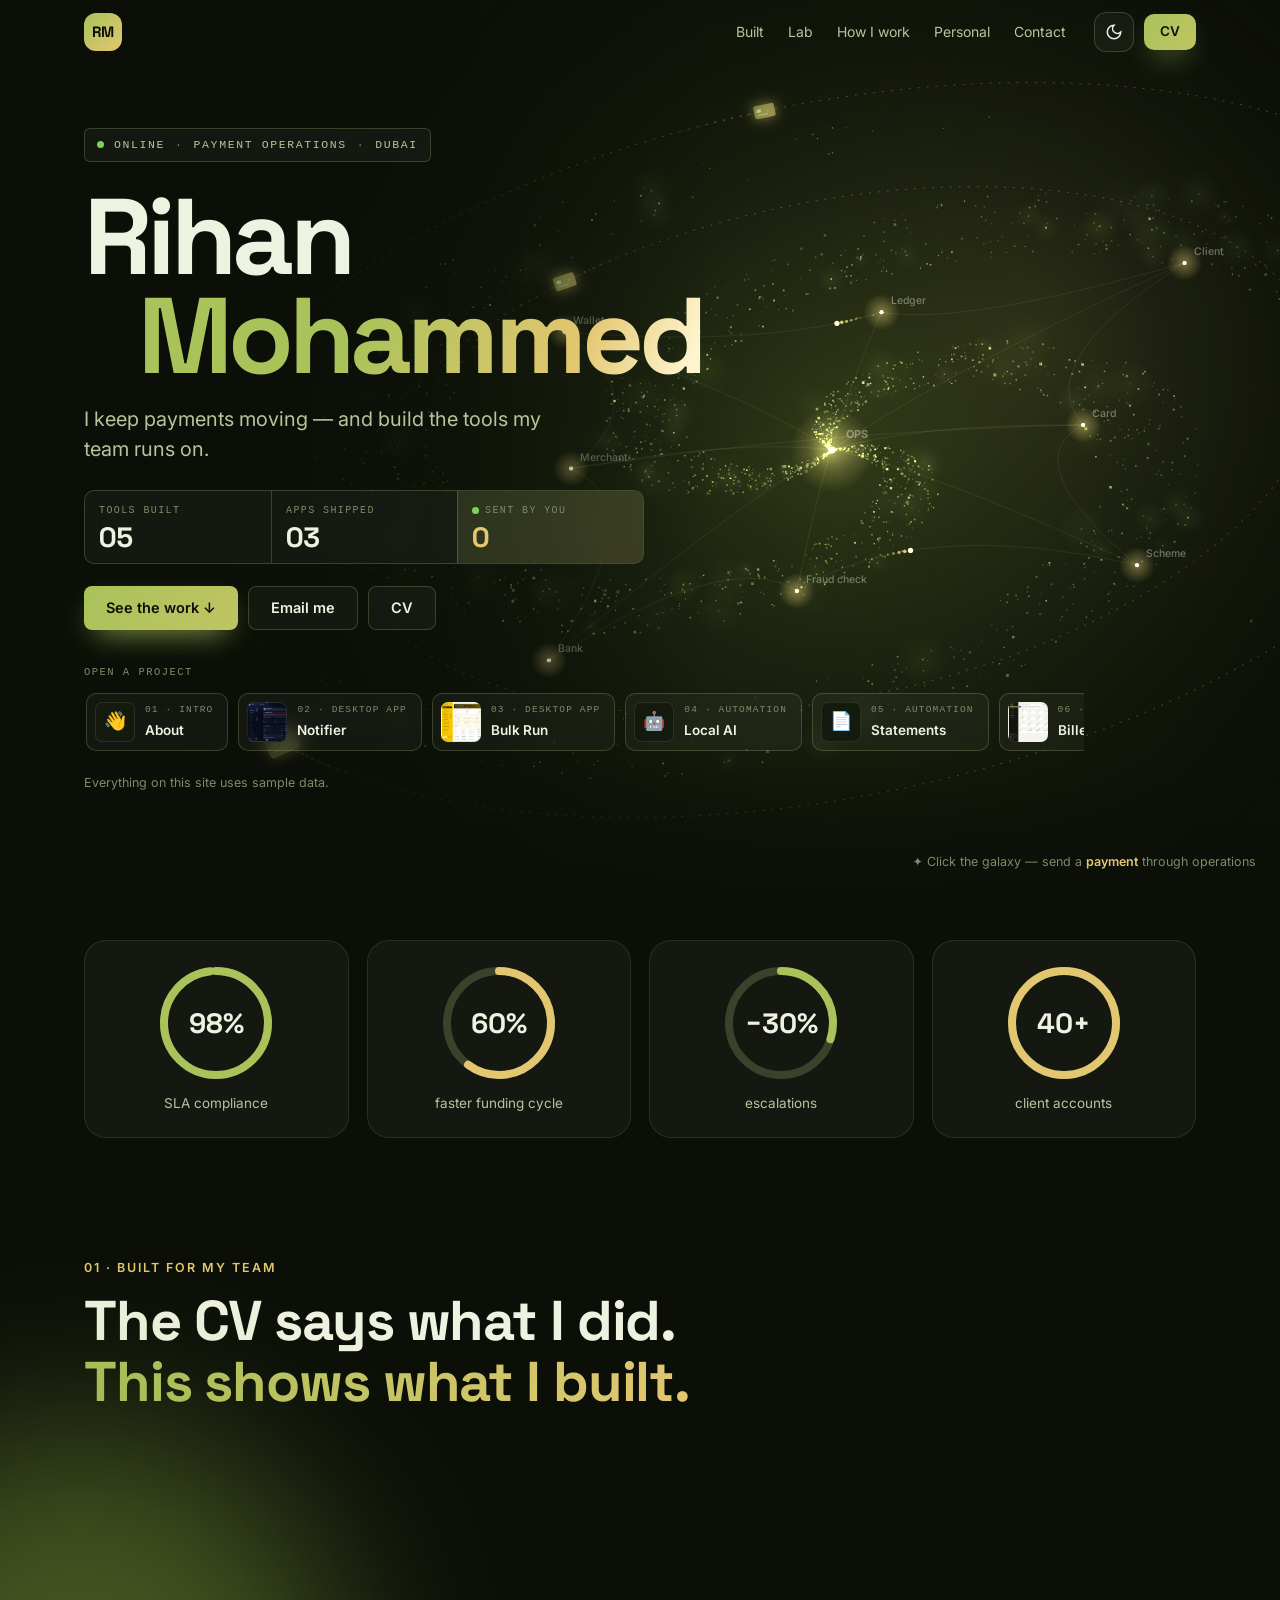
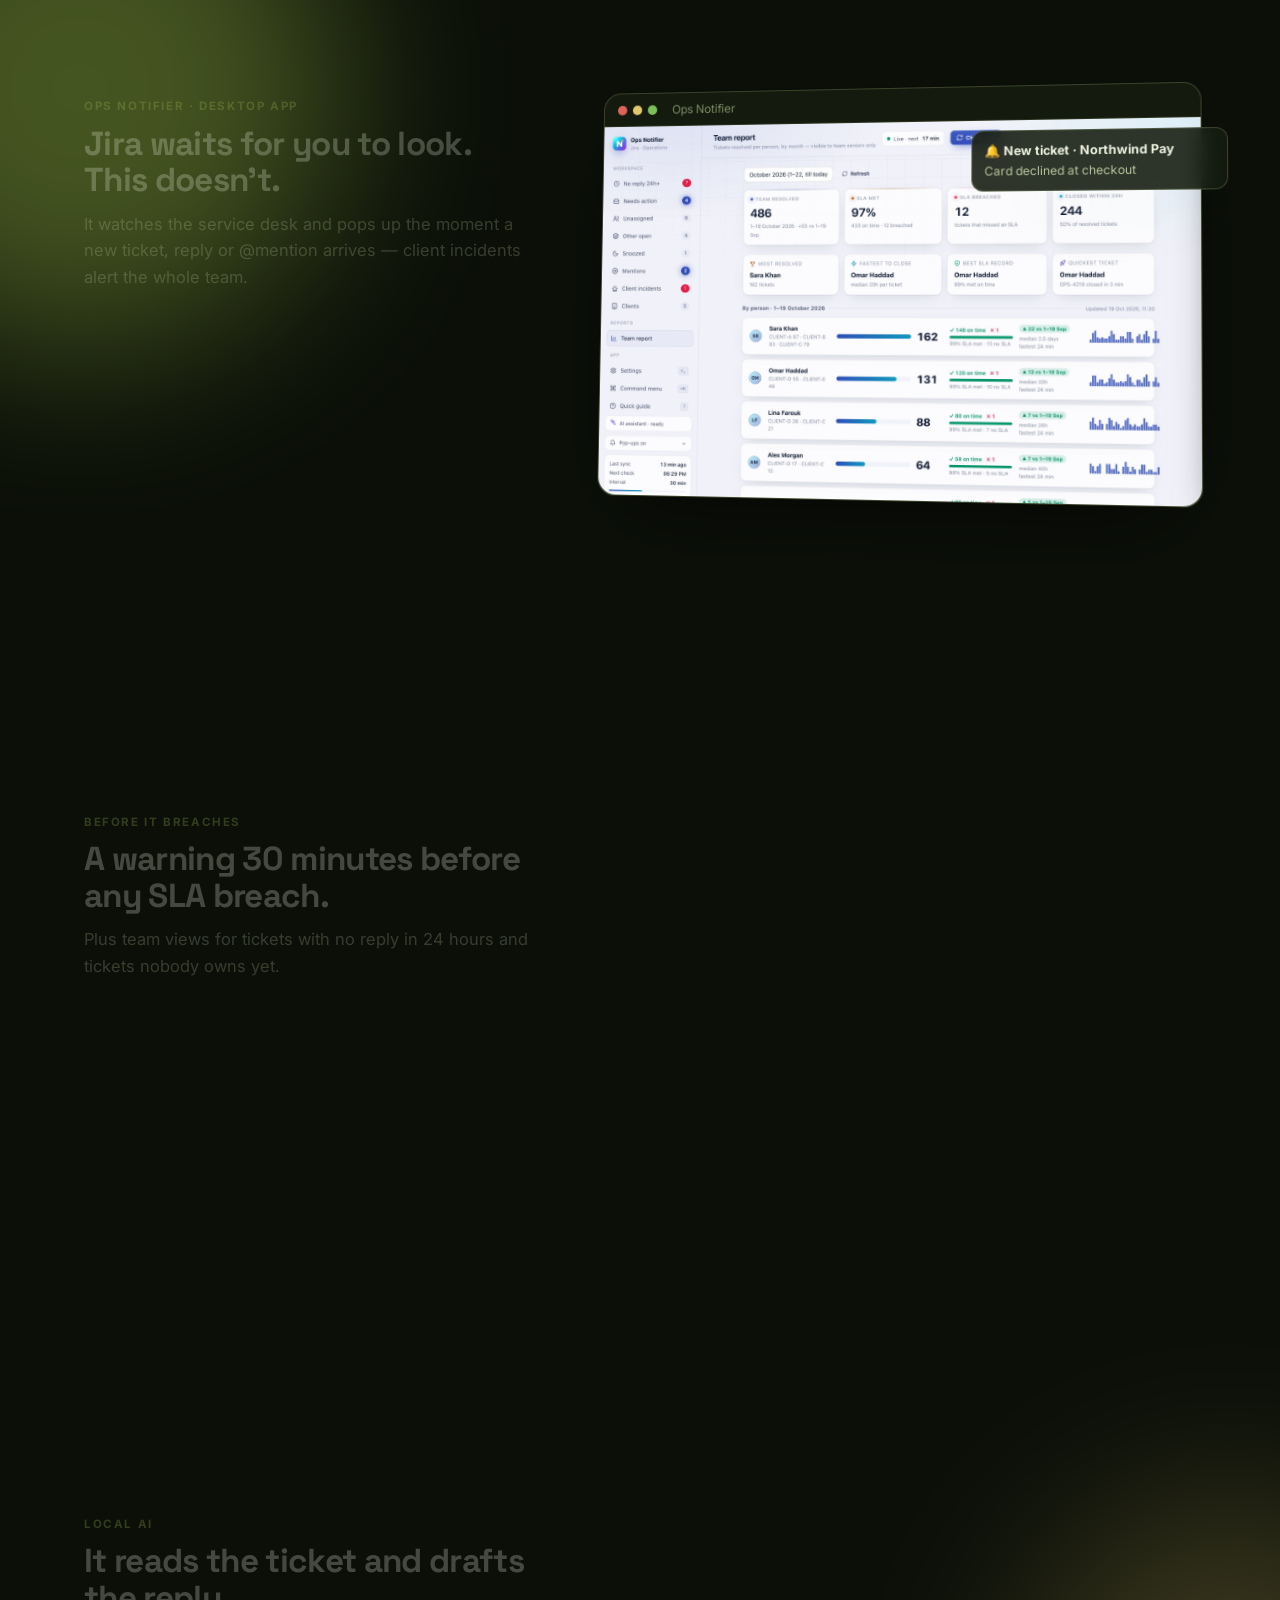
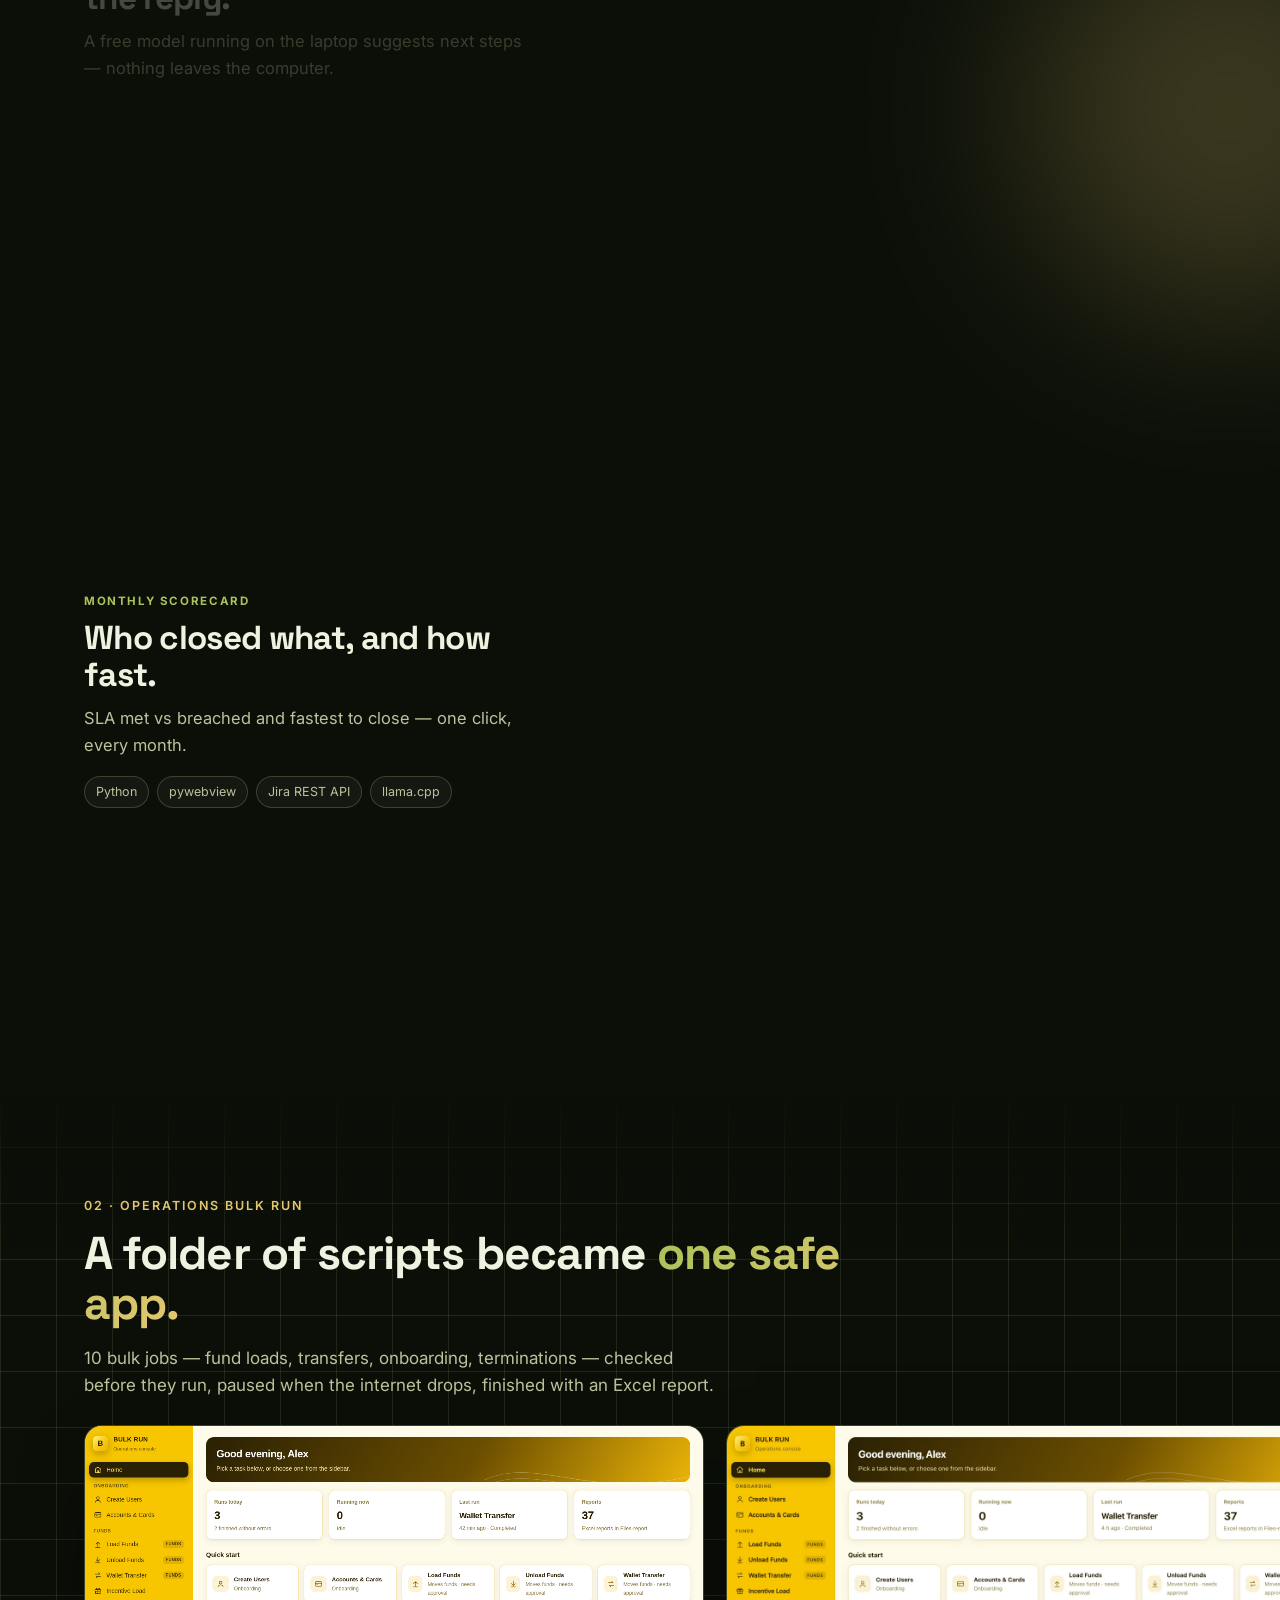
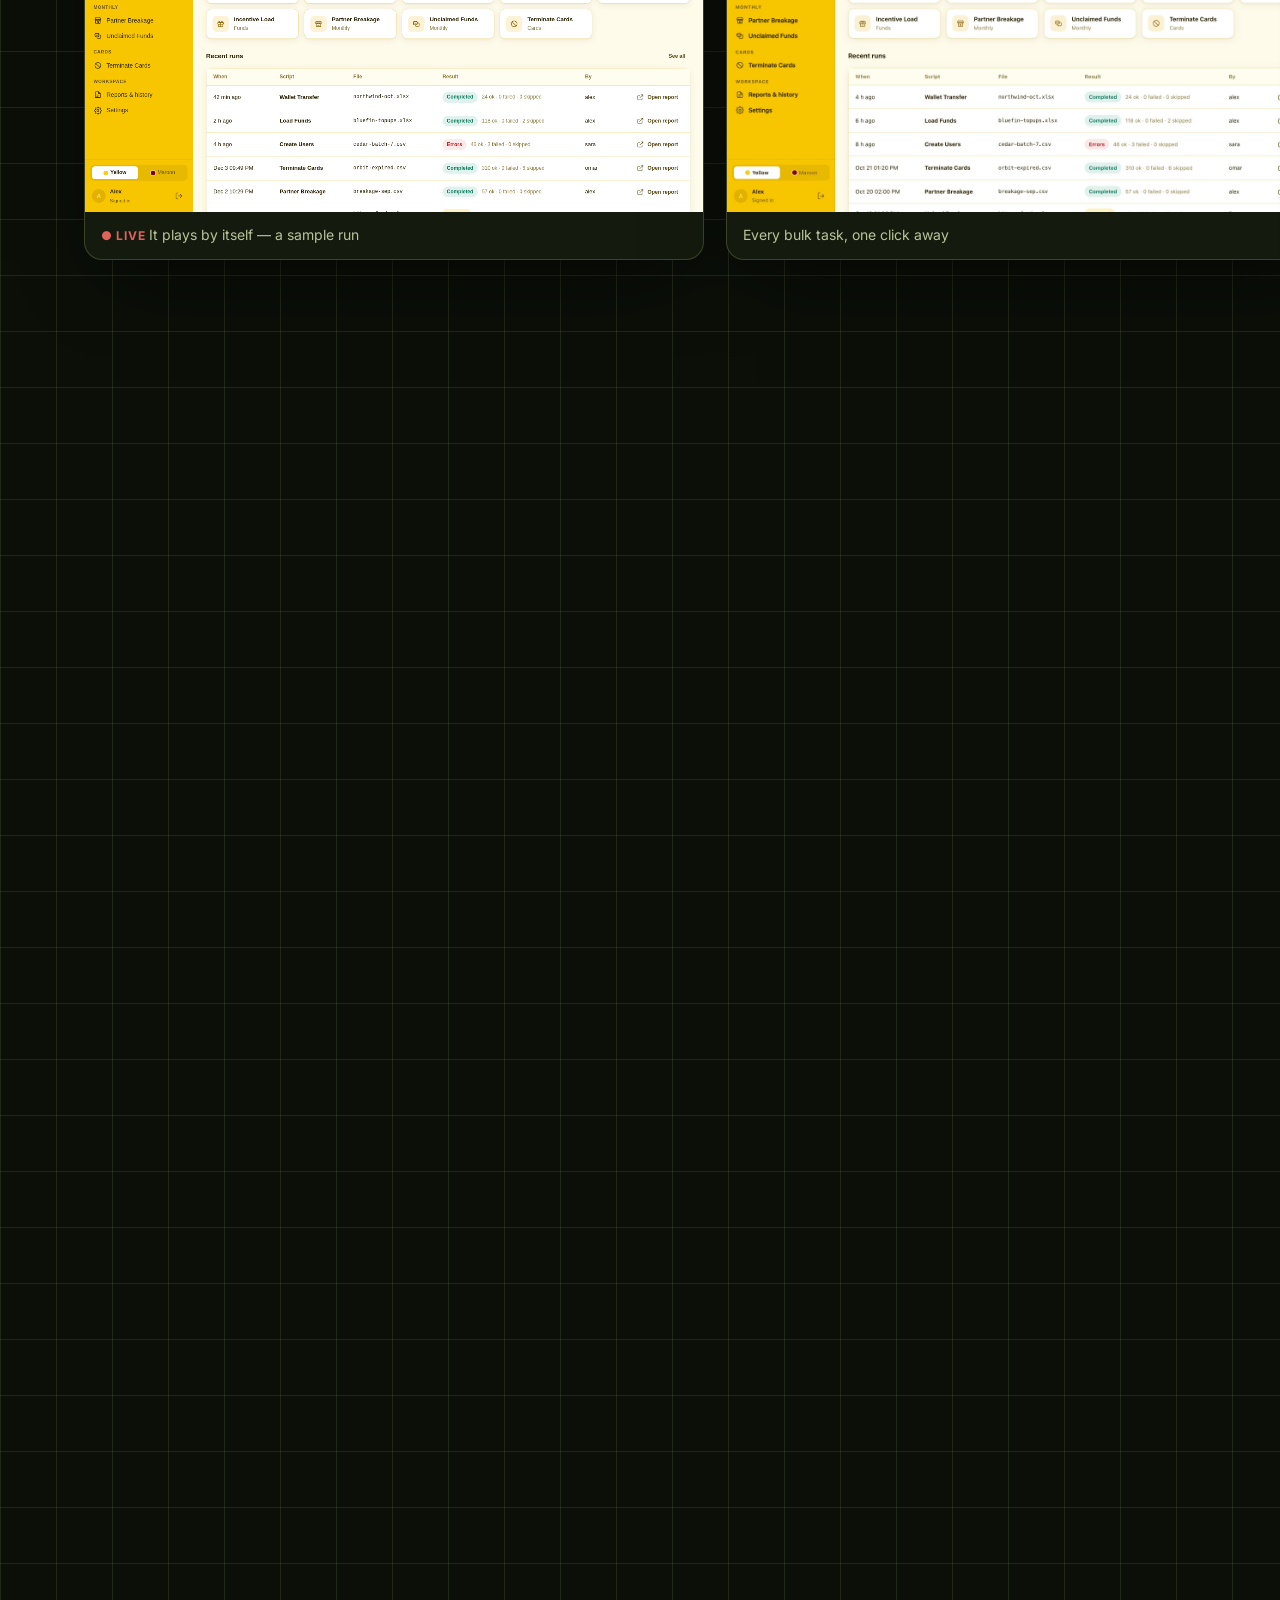
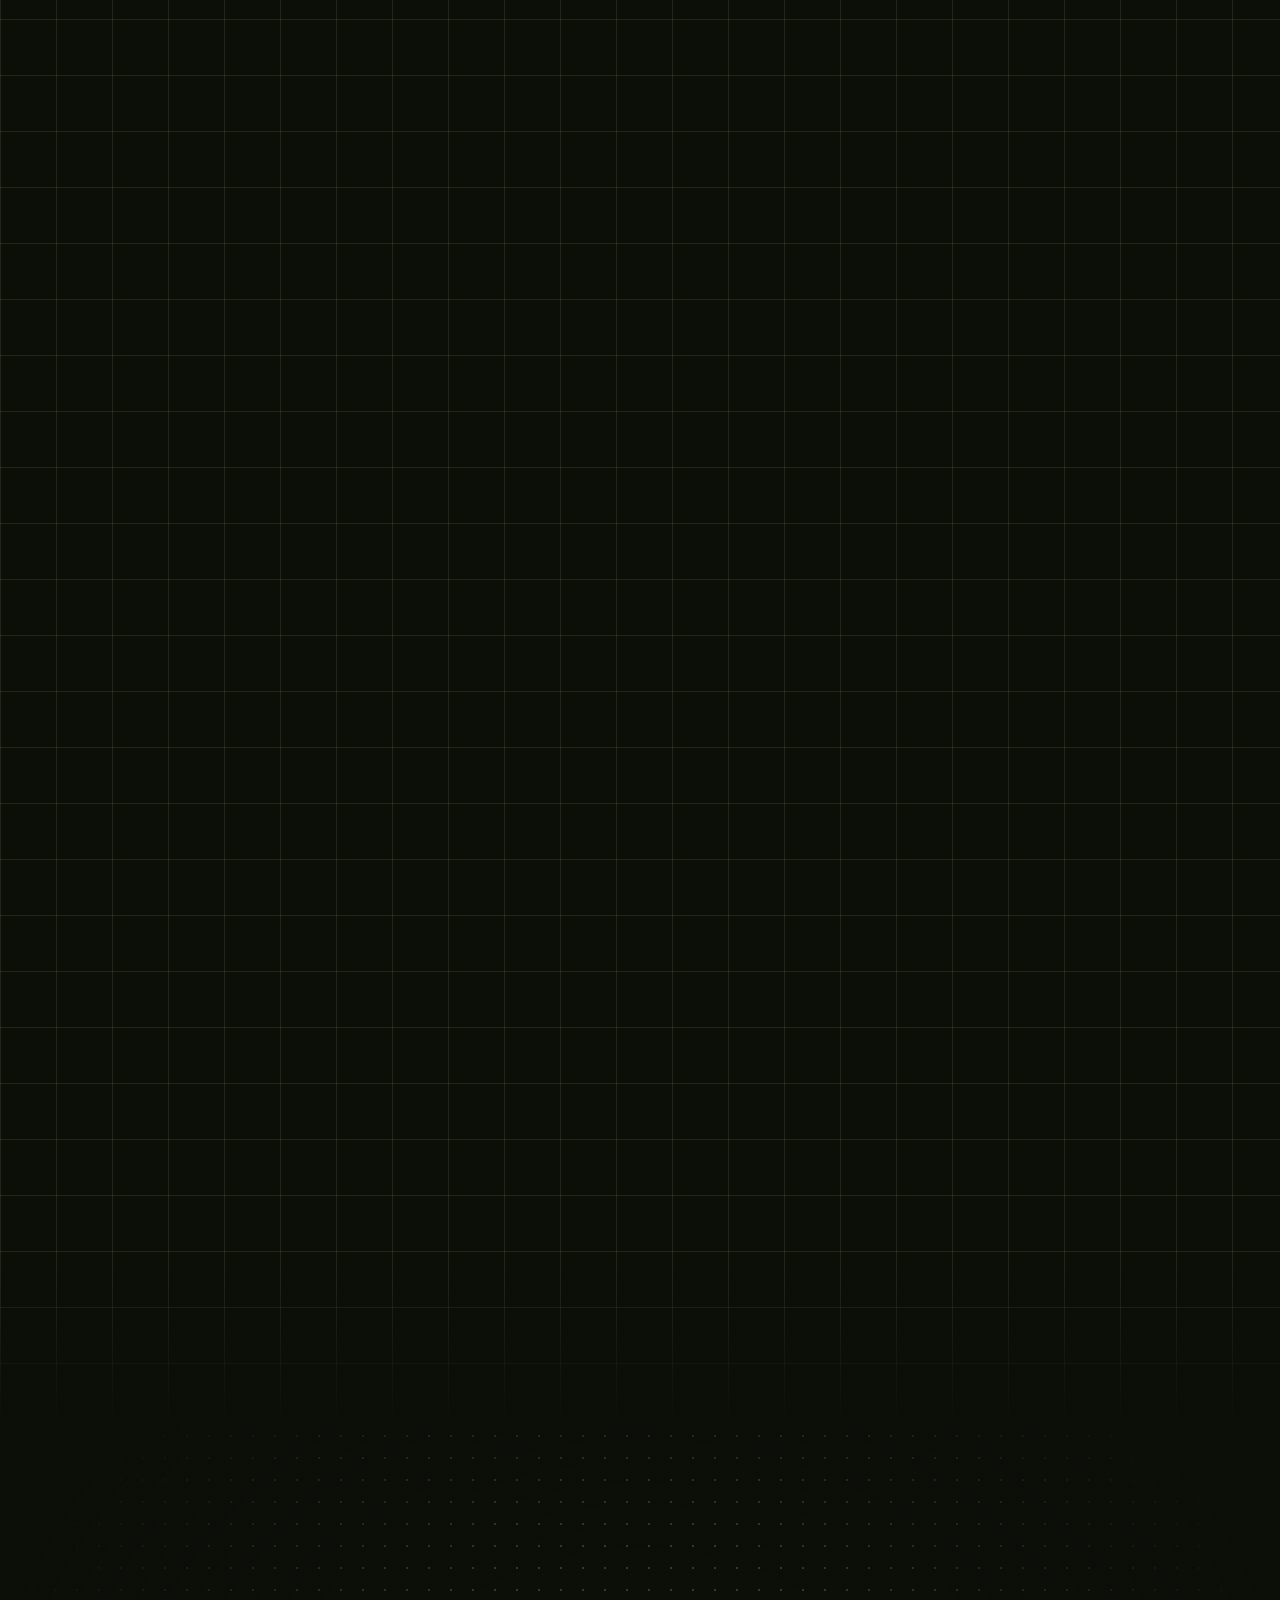
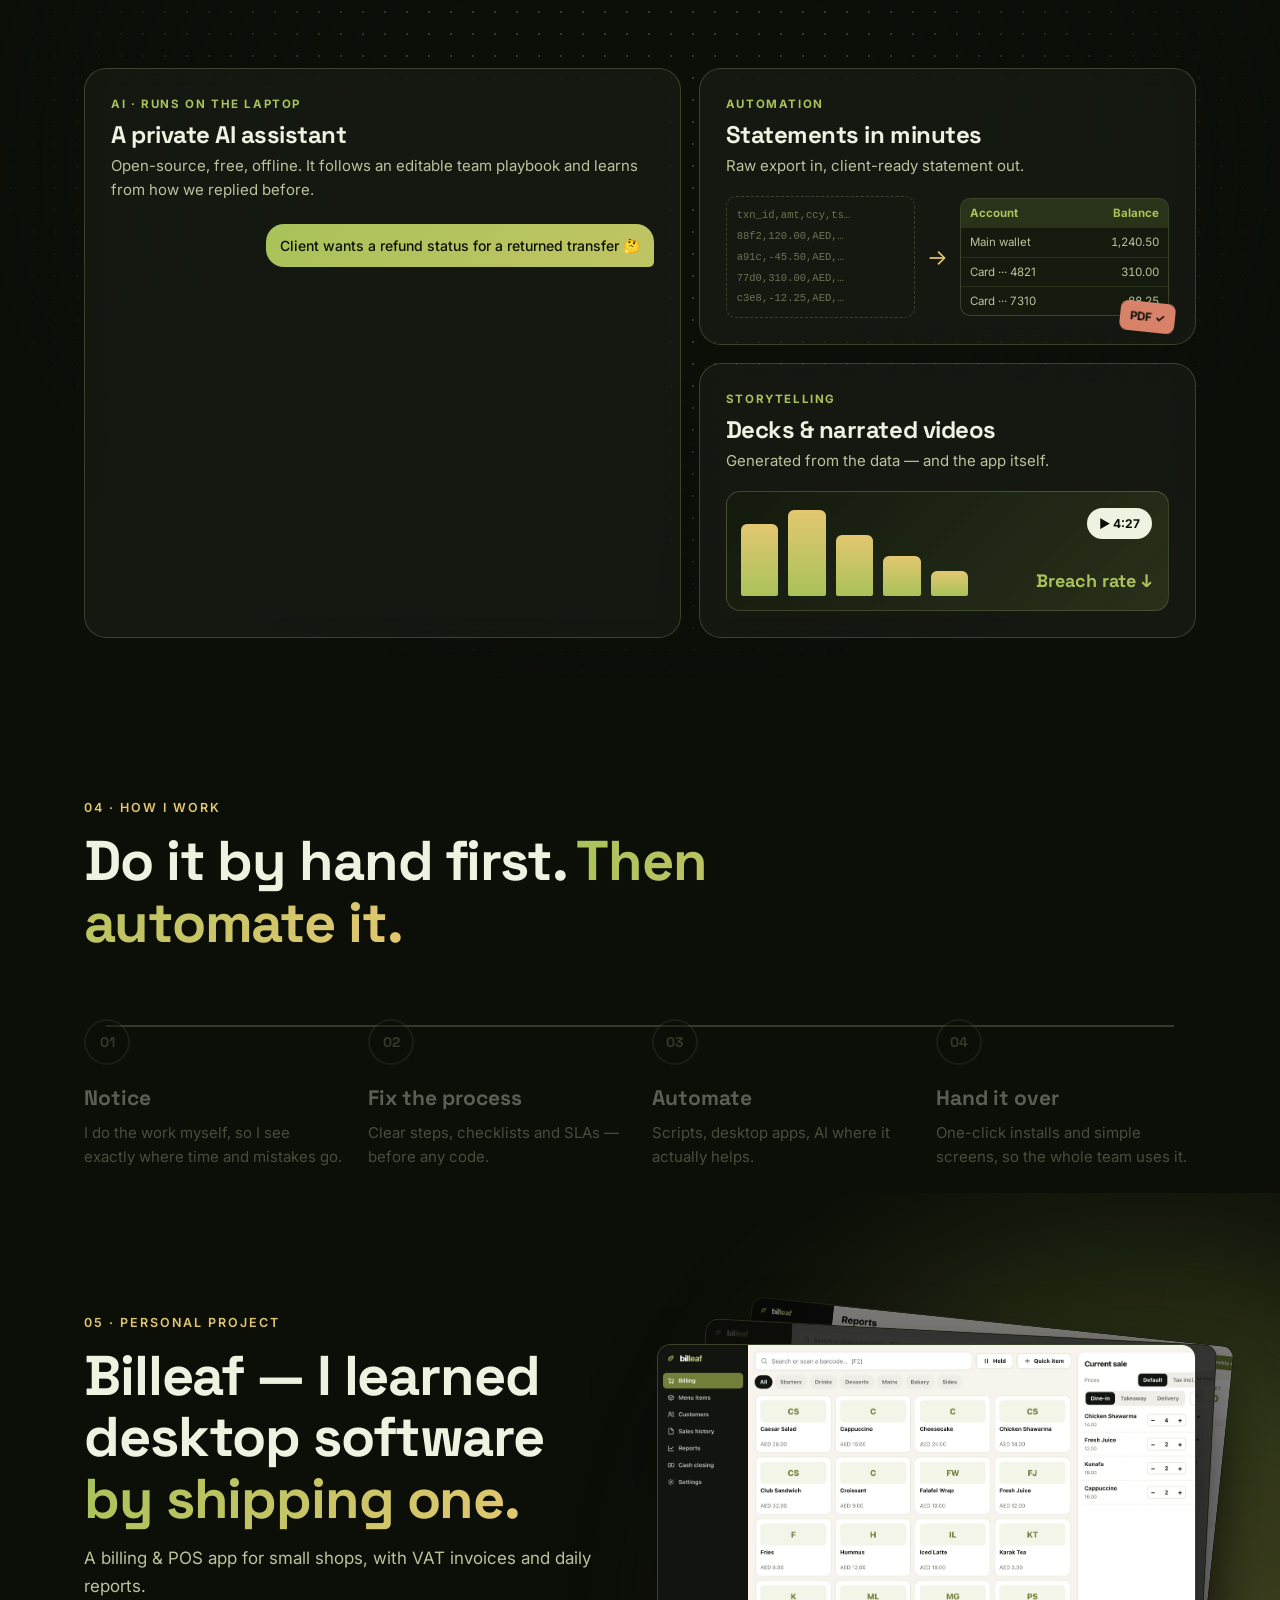
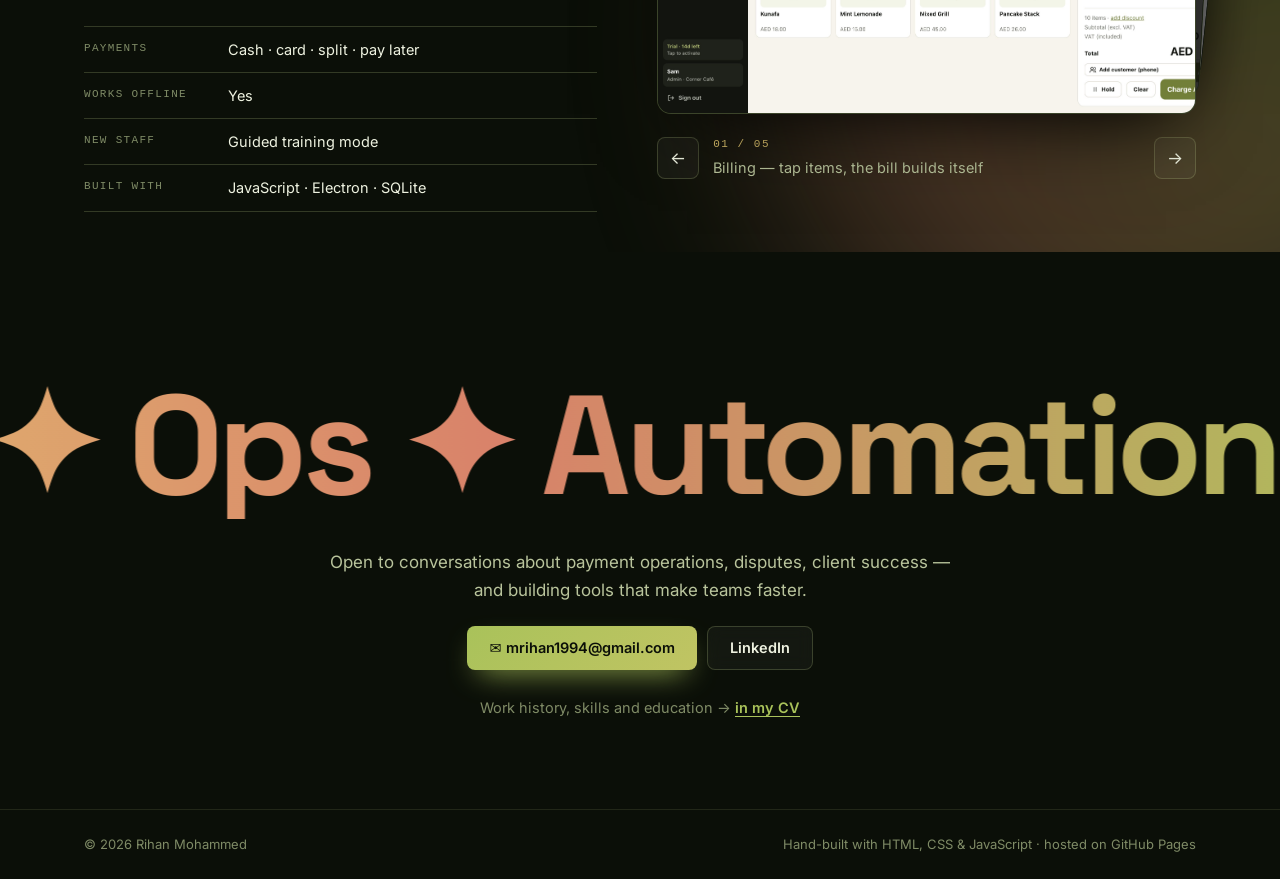
<file: index.html>
<!doctype html>
<html lang="en" data-theme="dark">
<head>
<meta charset="utf-8">
<meta name="viewport" content="width=device-width, initial-scale=1">
<title>Rihan Mohammed · Payments Ops & the tools I build</title>
<meta name="description" content="Rihan Mohammed — payment operations in Dubai, and the tools, automations and local AI I build for my team. Sample data only.">
<meta property="og:title" content="Rihan Mohammed · Payments Ops & the tools I build">
<meta property="og:description" content="The CV says what I did. This shows what I built.">
<meta name="theme-color" content="#0b0f08">
<link rel="icon" href="data:image/svg+xml,%3Csvg xmlns='http://www.w3.org/2000/svg' viewBox='0 0 64 64'%3E%3Crect width='64' height='64' rx='16' fill='%237e9a3a'/%3E%3Ctext x='32' y='42' font-family='Arial' font-weight='700' font-size='26' text-anchor='middle' fill='%23f5f2e7'%3ERM%3C/text%3E%3C/svg%3E">
<link rel="preconnect" href="https://fonts.googleapis.com"><link rel="preconnect" href="https://fonts.gstatic.com" crossorigin>
<link href="https://fonts.googleapis.com/css2?family=Inter:wght@400;500;600;700&family=Space+Grotesk:wght@500;600;700&display=swap" rel="stylesheet">
<link rel="stylesheet" href="styles.css?v=4">
<script>try { const t = localStorage.getItem("theme"); if (t === "light" || t === "dark") document.documentElement.dataset.theme = t; } catch (e) {}</script>
</head>
<body>
<div class="progress" aria-hidden="true"><i id="prog"></i></div>

<header class="nav" id="nav">
  <div class="wrap">
    <a href="#top" class="mono" aria-label="Back to top">RM</a>
    <nav class="links"><a href="#built">Built</a><a href="#lab">Lab</a><a href="#how">How I work</a><a href="#personal">Personal</a><a href="#contact">Contact</a></nav>
    <div class="right">
      <button class="toggle" id="theme" aria-label="Switch dark / light mode" title="Dark / light mode">
        <svg class="i-moon" viewBox="0 0 24 24" fill="none" stroke="currentColor" stroke-width="2"><path d="M12 3a6 6 0 0 0 9 9 9 9 0 1 1-9-9z"/></svg>
        <svg class="i-sun" viewBox="0 0 24 24" fill="none" stroke="currentColor" stroke-width="2"><circle cx="12" cy="12" r="4"/><path d="M12 2v2M12 20v2M4.9 4.9l1.4 1.4M17.7 17.7l1.4 1.4M2 12h2M20 12h2M4.9 19.1l1.4-1.4M17.7 6.3l1.4-1.4"/></svg>
      </button>
      <a class="btn sm primary" href="assets/Rihan-Mohammed-CV.pdf" target="_blank" rel="noopener">CV</a>
    </div>
  </div>
</header>

<main id="top">
<!-- ============================== HERO: ops console over the galaxy ============================== -->
<section class="hero">
  <canvas id="galaxy" aria-label="An animated galaxy of payments. Click it to send a payment through operations."></canvas>
  <div class="feed" id="feed" aria-live="polite"></div>
  <div class="wrap">
    <div class="profile">
      <div class="status"><i class="on-dot"></i>ONLINE <span>·</span> PAYMENT OPERATIONS <span>·</span> DUBAI</div>
      <h1 class="name"><span class="l1">Rihan</span><span class="l2"><span class="grad">Mohammed</span></span></h1>
      <p class="lede">I keep payments moving — and build the tools my team runs on.</p>
      <div class="console" aria-label="At a glance">
        <div><span>TOOLS BUILT</span><b>05</b></div>
        <div><span>APPS SHIPPED</span><b>03</b></div>
        <div class="hot"><span><i class="on-dot"></i>SENT BY YOU</span><b id="cleared">0</b></div>
      </div>
      <div class="pf-actions">
        <a class="btn primary" href="#built">See the work ↓</a>
        <a class="btn" href="mailto:mrihan1994@gmail.com">Email me</a>
        <a class="btn" href="assets/Rihan-Mohammed-CV.pdf" target="_blank" rel="noopener">CV</a>
      </div>
      <div class="dock-k">OPEN A PROJECT</div>
      <div class="dock" id="dock" aria-label="Projects"></div>
      <p class="sample">Everything on this site uses sample data.</p>
    </div>
  </div>
  <div class="hint" id="hint">✦ Click the galaxy — send a <b>payment</b> through operations</div>
</section>

<!-- ============================== NUMBERS: ring gauges fill as they come into view ============================== -->
<section class="s-nums" aria-label="Headline numbers">
  <div class="wrap nums">
    <div class="g rv"><svg viewBox="0 0 120 120"><circle cx="60" cy="60" r="52"/><circle class="v" cx="60" cy="60" r="52" style="--v:.98"/></svg><b data-count="98" data-suf="%">98%</b><span>SLA compliance</span></div>
    <div class="g rv"><svg viewBox="0 0 120 120"><circle cx="60" cy="60" r="52"/><circle class="v" cx="60" cy="60" r="52" style="--v:.6"/></svg><b data-count="60" data-suf="%">60%</b><span>faster funding cycle</span></div>
    <div class="g rv"><svg viewBox="0 0 120 120"><circle cx="60" cy="60" r="52"/><circle class="v" cx="60" cy="60" r="52" style="--v:.3"/></svg><b data-count="30" data-pre="−" data-suf="%">−30%</b><span>escalations</span></div>
    <div class="g rv"><svg viewBox="0 0 120 120"><circle cx="60" cy="60" r="52"/><circle class="v" cx="60" cy="60" r="52" style="--v:1"/></svg><b data-count="40" data-suf="+">40+</b><span>client accounts</span></div>
  </div>
</section>

<!-- ============================== BUILT: Notifier (pinned scrollytelling) ============================== -->
<section id="built" class="s-built">
  <div class="blob b1" data-speed="-0.15"></div><div class="blob b2" data-speed="0.1"></div>
  <div class="wrap">
    <div class="intro rv">
      <div class="sec-k">01 · Built for my team</div>
      <h2 class="sec-h">The CV says what I did.<br><span class="grad">This shows what I built.</span></h2>
    </div>
    <div class="story">
      <div class="steps">
        <div class="step" data-shot="0"><div class="num">OPS NOTIFIER · DESKTOP APP</div><h3>Jira waits for you to look. This doesn't.</h3><p>It watches the service desk and pops up the moment a new ticket, reply or @mention arrives — client incidents alert the whole team.</p></div>
        <div class="step" data-shot="1"><div class="num">BEFORE IT BREACHES</div><h3>A warning 30 minutes before any SLA breach.</h3><p>Plus team views for tickets with no reply in 24 hours and tickets nobody owns yet.</p></div>
        <div class="step" data-shot="2"><div class="num">LOCAL AI</div><h3>It reads the ticket and drafts the reply.</h3><p>A free model running on the laptop suggests next steps — nothing leaves the computer.</p></div>
        <div class="step" data-shot="3"><div class="num">MONTHLY SCORECARD</div><h3>Who closed what, and how fast.</h3><p>SLA met vs breached and fastest to close — one click, every month.</p>
          <div class="tags"><span class="tag">Python</span><span class="tag">pywebview</span><span class="tag">Jira REST API</span><span class="tag">llama.cpp</span></div></div>
      </div>
      <div class="stage">
        <div class="device">
          <div class="bar"><i></i><i></i><i></i><span>Ops Notifier</span></div>
          <div class="screens">
            <img src="assets/shots/notifier-home.jpg" alt="Notifier home, sample data" class="on">
            <img src="assets/shots/notifier-noreply.jpg" alt="No reply 24h+, sample data" loading="lazy">
            <img src="assets/shots/notifier-ai.jpg" alt="AI suggestion, sample data" loading="lazy">
            <img src="assets/shots/notifier-report.jpg" alt="Team report, sample data" loading="lazy">
          </div>
          <div class="pops" id="pops"></div>
        </div>
      </div>
    </div>
  </div>
</section>

<!-- ============================== BUILT: Bulk Run (horizontal reels) ============================== -->
<section id="bulk" class="s-bulk">
  <div class="pin">
    <div class="wrap head rv">
      <div class="sec-k">02 · Operations Bulk Run</div>
      <h2 class="sec-h">A folder of scripts became <span class="grad">one safe app.</span></h2>
      <p class="sec-p">10 bulk jobs — fund loads, transfers, onboarding, terminations — checked before they run, paused when the internet drops, finished with an Excel report.</p>
    </div>
    <div class="reel" id="reel">
      <figure class="card live"><div class="frame"><iframe data-src="demo/bulkrun.html" title="Bulk Run playing by itself — a sample wallet-transfer run" tabindex="-1" loading="lazy"></iframe></div><figcaption><span class="lv">● LIVE</span> It plays by itself — a sample run</figcaption></figure>
      <figure class="card" data-story="bulkrun" data-i="0"><img src="assets/shots/bulkrun-home.jpg" alt="Home, sample data" loading="lazy"><figcaption>Every bulk task, one click away</figcaption></figure>
      <figure class="card" data-story="bulkrun" data-i="1"><img src="assets/shots/bulkrun-file.jpg" alt="File check, sample data" loading="lazy"><figcaption>Files checked and previewed instantly</figcaption></figure>
      <figure class="card" data-story="bulkrun" data-i="2"><img src="assets/shots/bulkrun-checks.jpg" alt="Pre-run checks, sample data" loading="lazy"><figcaption>Nothing runs until it's safe</figcaption></figure>
      <figure class="card" data-story="bulkrun" data-i="3"><img src="assets/shots/bulkrun-paused.jpg" alt="Paused run, sample data" loading="lazy"><figcaption>Internet drops? It pauses and carries on</figcaption></figure>
      <figure class="card" data-story="bulkrun" data-i="4"><img src="assets/shots/bulkrun-done.jpg" alt="Done, sample data" loading="lazy"><figcaption>Counts, Excel report, full history</figcaption></figure>
    </div>
  </div>
</section>

<!-- ============================== LAB: bento ============================== -->
<section id="lab" class="s-lab">
  <div class="wrap">
    <div class="rv">
      <div class="sec-k">03 · The lab</div>
      <h2 class="sec-h">Smaller things that <span class="grad">save hours.</span></h2>
    </div>
    <div class="bento">
      <article class="tile t-ai rv">
        <div class="num">AI · RUNS ON THE LAPTOP</div><h3>A private AI assistant</h3>
        <p>Open-source, free, offline. It follows an editable team playbook and learns from how we replied before.</p>
        <div class="chat" id="chat">
          <div class="msg me">Client wants a refund status for a returned transfer 🤔</div>
          <div class="msg typing"><i></i><i></i><i></i></div>
          <div class="msg ai"><b>✦ Suggested steps</b><br>1. Check the bank statement for the return<br>2. Share the reference with the client<br>3. Move the ticket to <em>Waiting for client</em></div>
          <div class="msg ai small">Draft reply ready ✍️ — <u>insert</u></div>
        </div>
      </article>
      <article class="tile t-st rv">
        <div class="num">AUTOMATION</div><h3>Statements in minutes</h3>
        <p>Raw export in, client-ready statement out.</p>
        <div class="xform">
          <div class="raw"><span>txn_id,amt,ccy,ts…</span><span>88f2,120.00,AED,…</span><span>a91c,-45.50,AED,…</span><span>77d0,310.00,AED,…</span><span>c3e8,-12.25,AED,…</span></div>
          <div class="arrow">→</div>
          <div class="sheet"><div class="h">Account</div><div class="h r">Balance</div>
            <div>Main wallet</div><div class="r">1,240.50</div><div>Card ··· 4821</div><div class="r">310.00</div><div>Card ··· 7310</div><div class="r">88.25</div></div>
          <div class="pdf">PDF ✓</div>
        </div>
      </article>
      <article class="tile t-dk rv">
        <div class="num">STORYTELLING</div><h3>Decks &amp; narrated videos</h3>
        <p>Generated from the data — and the app itself.</p>
        <div class="deck"><div class="bars"><i style="--h:80%"></i><i style="--h:95%"></i><i style="--h:68%"></i><i style="--h:44%"></i><i style="--h:28%"></i></div><span class="play">▶ 4:27</span><span class="cap">Breach rate ↓</span></div>
      </article>
    </div>
  </div>
</section>

<!-- ============================== HOW I WORK: line draws as you scroll ============================== -->
<section id="how" class="s-how">
  <div class="wrap">
    <div class="rv"><div class="sec-k">04 · How I work</div><h2 class="sec-h">Do it by hand first. <span class="grad">Then automate it.</span></h2></div>
    <div class="flow" id="flow">
      <div class="line"><i></i></div>
      <div class="fs"><span class="dot">01</span><b>Notice</b><p>I do the work myself, so I see exactly where time and mistakes go.</p></div>
      <div class="fs"><span class="dot">02</span><b>Fix the process</b><p>Clear steps, checklists and SLAs — before any code.</p></div>
      <div class="fs"><span class="dot">03</span><b>Automate</b><p>Scripts, desktop apps, AI where it actually helps.</p></div>
      <div class="fs"><span class="dot">04</span><b>Hand it over</b><p>One-click installs and simple screens, so the whole team uses it.</p></div>
    </div>
  </div>
</section>

<!-- ============================== PERSONAL: Billeaf as a shuffling card stack ============================== -->
<section id="personal" class="s-personal">
  <div class="spin" aria-hidden="true"></div>
  <div class="wrap pgrid">
    <div class="rv">
      <div class="sec-k">05 · Personal project</div>
      <h2 class="sec-h">Billeaf — I learned desktop software <span class="grad">by shipping one.</span></h2>
      <p class="sec-p">A billing &amp; POS app for small shops, with VAT invoices and daily reports.</p>
      <dl class="spec">
        <div><dt>Payments</dt><dd>Cash · card · split · pay later</dd></div>
        <div><dt>Works offline</dt><dd>Yes</dd></div>
        <div><dt>New staff</dt><dd>Guided training mode</dd></div>
        <div><dt>Built with</dt><dd>JavaScript · Electron · SQLite</dd></div>
      </dl>
    </div>
    <div class="shuffle rv" id="shuffle">
      <div class="stack" id="stack" aria-label="Billeaf screens — click to open, swipe or use the arrows to shuffle"></div>
      <div class="sh-bar">
        <button class="sh-btn" id="shPrev" aria-label="Previous screen">←</button>
        <div class="sh-cap"><span class="sh-n" id="shN">01 / 05</span><span id="shCap"></span></div>
        <button class="sh-btn" id="shNext" aria-label="Next screen">→</button>
      </div>
    </div>
  </div>
</section>

<!-- ============================== CONTACT ============================== -->
<section class="s-contact" id="contact">
  <div class="marquee" aria-hidden="true"><div class="mq" id="mq"><span>Let's talk ✦ Payments ✦ Ops ✦ Automation ✦ </span><span>Let's talk ✦ Payments ✦ Ops ✦ Automation ✦ </span></div></div>
  <div class="wrap rv">
    <p class="sec-p">Open to conversations about payment operations, disputes, client success — and building tools that make teams faster.</p>
    <div class="pf-actions">
      <a class="btn primary" href="mailto:mrihan1994@gmail.com">✉ mrihan1994@gmail.com</a>
      <a class="btn" href="https://www.linkedin.com/in/rihan-mohammed-9a7a3499/" target="_blank" rel="noopener">LinkedIn</a>
    </div>
    <p class="cvnote">Work history, skills and education → <a href="assets/Rihan-Mohammed-CV.pdf" target="_blank" rel="noopener">in my CV</a></p>
  </div>
</section>
</main>

<footer><div class="wrap"><span>© <span id="yr">2026</span> Rihan Mohammed</span><span>Hand-built with HTML, CSS &amp; JavaScript · hosted on GitHub Pages</span></div></footer>

<script src="galaxy.js?v=3"></script>
<script src="main.js?v=3"></script>
</body>
</html>
</file>
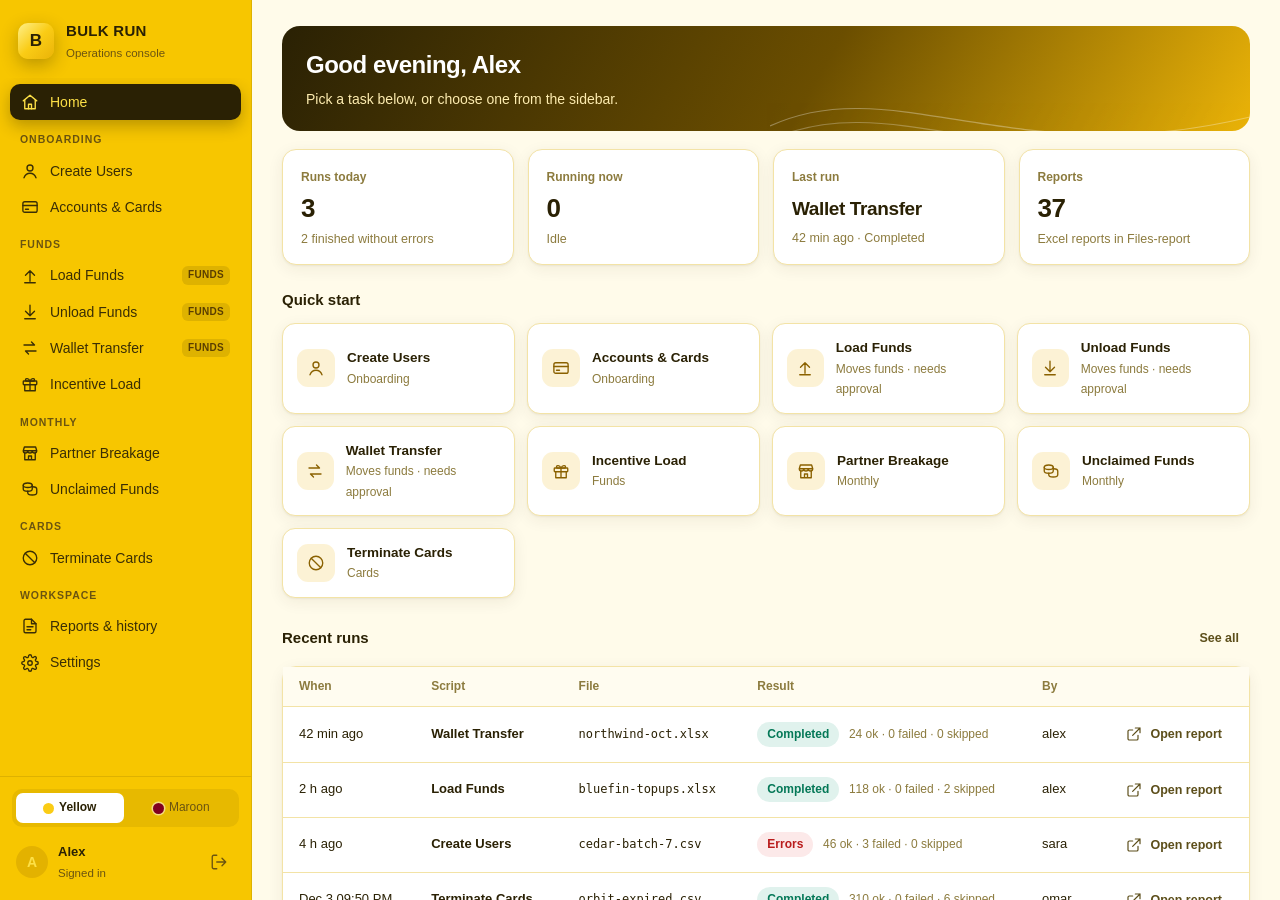
<file: demo/bulkrun.html>
<!doctype html>
<html lang="en">
<head>
<meta charset="utf-8">
<meta name="viewport" content="width=device-width, initial-scale=1">
<title>Bulk Run</title>
<style>
:root{  /* Maroon (default) */
  --bg:#16070B; --bg2:#1E0B11; --panel:#220D14; --panel2:#1C0A10; --line:#3A1621; --line2:#4E1E2C;
  --text:#F6E9EC; --text2:#D1AEB7; --text3:#9A7480;
  --brand:#9F1239; --brand2:#BE123C; --brandSoft:rgba(190,18,60,.20); --brandText:#FDA4AF; --onBrand:#FFFFFF;
  --ok:#34D399; --okSoft:rgba(52,211,153,.12); --fail:#F87171; --failSoft:rgba(248,113,113,.13);
  --warn:#FBBF24; --warnSoft:rgba(251,191,36,.12); --info:#60A5FA;
  --side:#0F0407; --side2:#2A0E17; --sideText:#F6E9EC; --sideText2:#A67C88; --sideLine:rgba(255,255,255,.06);
  --navText:#E3C7CE; --navHover:rgba(255,255,255,.06); --navHoverText:#FFFFFF;
  --activeBg:linear-gradient(135deg,#BE123C,#800020); --activeText:#FFFFFF; --activeShadow:rgba(128,0,32,.5);
  --tagBg:rgba(251,191,36,.16); --tagText:#FCD34D; --activeTagBg:rgba(255,255,255,.2); --activeTagText:#FFFFFF;
  --sideBtnBg:rgba(255,255,255,.05); --sideBtnOn:rgba(255,255,255,.12); --sideBtnOnText:#FFFFFF; --avatarText:#FDA4AF;
  --grad:linear-gradient(135deg,#FB7185 0%,#BE123C 50%,#800020 100%); --logoText:#FFFFFF;
  --hero:linear-gradient(120deg,#2A0A12 0%,#5C0A1E 55%,#9F1239 100%); --heroText:#FFFFFF; --heroSub:#F1C9D2;
  --console:#0C0305; --consoleText:#EBD3D9; --consoleLine:rgba(255,255,255,.06); --rowHl:rgba(190,18,60,.18); --consoleSys:#FDA4AF;
  --loginBg:radial-gradient(1200px 600px at 15% 10%,rgba(190,18,60,.45),transparent 60%),radial-gradient(900px 600px at 90% 90%,rgba(251,113,133,.18),transparent 60%),#12050A;
  --w1:#FB7185; --w2:#BE123C; --w3:#FDE68A;
  --shadow:0 1px 2px rgba(0,0,0,.3),0 6px 20px rgba(0,0,0,.25); --shadowLg:0 24px 70px rgba(0,0,0,.6);
  --r:14px; --rs:10px;
}
:root[data-theme="yellow"]{
  --bg:#FFFBEA; --bg2:#FEF3C7; --panel:#FFFFFF; --panel2:#FFFCF0; --line:#F3E3A6; --line2:#E6CF78;
  --text:#2A2104; --text2:#5C4E1A; --text3:#8C7B3E;
  --brand:#EAB308; --brand2:#FACC15; --brandSoft:rgba(234,179,8,.17); --brandText:#8A6100; --onBrand:#2A2104;
  --ok:#047857; --okSoft:rgba(5,150,105,.12); --fail:#B91C1C; --failSoft:rgba(220,38,38,.10);
  --warn:#B45309; --warnSoft:rgba(217,119,6,.14); --info:#1D4ED8;
  --side:#F7C600; --side2:#E3B200; --sideText:#2A2104; --sideText2:#6B5410; --sideLine:rgba(42,33,4,.12);
  --navText:#3A2E05; --navHover:rgba(42,33,4,.08); --navHoverText:#1A1400;
  --activeBg:#2A2104; --activeText:#FDE047; --activeShadow:rgba(42,33,4,.3);
  --tagBg:rgba(42,33,4,.12); --tagText:#5A3E00; --activeTagBg:rgba(253,224,71,.2); --activeTagText:#FDE047;
  --sideBtnBg:rgba(42,33,4,.08); --sideBtnOn:#FFFFFF; --sideBtnOnText:#2A2104; --avatarText:#FDE047;
  --grad:linear-gradient(135deg,#FEF08A 0%,#FACC15 50%,#EAB308 100%); --logoText:#2A2104;
  --hero:linear-gradient(120deg,#2A2104 0%,#6B4E00 55%,#EAB308 100%); --heroText:#FFFFFF; --heroSub:#FDECB0;
  --console:#1C1705; --consoleText:#F3E8C0; --consoleLine:rgba(255,255,255,.07); --rowHl:rgba(250,204,21,.14); --consoleSys:#FDE047;
  --loginBg:radial-gradient(1200px 600px at 15% 10%,rgba(250,204,21,.40),transparent 60%),radial-gradient(900px 600px at 90% 90%,rgba(234,179,8,.22),transparent 60%),#1A1404;
  --w1:#FEF08A; --w2:#FACC15; --w3:#FFFFFF;
  --shadow:0 1px 2px rgba(60,45,0,.06),0 4px 16px rgba(60,45,0,.07); --shadowLg:0 20px 60px rgba(60,45,0,.25);
}
*{box-sizing:border-box}
html,body{margin:0;height:100%;background:var(--bg);color:var(--text);
  font:14px/1.45 -apple-system,BlinkMacSystemFont,"SF Pro Text","Segoe UI",Inter,Roboto,sans-serif;-webkit-font-smoothing:antialiased}
button{font:inherit;color:inherit;cursor:pointer;border:0;background:none}
input{font:inherit;color:inherit}
.hidden{display:none!important}
svg.i{width:18px;height:18px;flex:none;stroke:currentColor;fill:none;stroke-width:1.8;stroke-linecap:round;stroke-linejoin:round}
.mono{font-family:"SF Mono",Menlo,Consolas,monospace}
::-webkit-scrollbar{width:10px;height:10px}::-webkit-scrollbar-thumb{background:var(--line2);border-radius:10px;border:2px solid transparent;background-clip:padding-box}

/* ---------- login ---------- */
#login{position:fixed;inset:0;display:grid;place-items:center;overflow:hidden;
  background:var(--loginBg)}
#login .waves{position:absolute;inset:0;opacity:.35}
.lcard{position:relative;width:400px;padding:36px 34px 28px;border-radius:22px;background:rgba(17,26,48,.72);
  border:1px solid rgba(255,255,255,.09);backdrop-filter:blur(18px);box-shadow:0 30px 80px rgba(0,0,0,.5);color:#E8ECF6;
  animation:rise .5s cubic-bezier(.2,.8,.2,1)}
.logo{width:46px;height:46px;border-radius:13px;display:grid;place-items:center;font-weight:800;font-size:22px;color:var(--logoText);
  background:var(--grad);box-shadow:0 6px 18px var(--activeShadow)}
.lcard h1{margin:18px 0 4px;font-size:22px;letter-spacing:-.01em}
.lcard p.sub{margin:0 0 24px;color:#8E9BBA}
.lfield{display:block;margin-bottom:14px}
.lfield span{display:block;font-size:12px;color:#AAB4CC;margin-bottom:6px;font-weight:600}
.lfield input{width:100%;padding:12px 14px;border-radius:11px;border:1px solid rgba(255,255,255,.12);background:rgba(255,255,255,.05);
  color:#fff;outline:none;transition:.15s}
.lfield input:focus{border-color:var(--brand2);box-shadow:0 0 0 4px var(--brandSoft)}
.lerr{min-height:20px;color:#F87171;font-size:13px;margin:2px 0 8px}
.lbtn{width:100%;padding:12px;border-radius:11px;color:var(--onBrand);font-weight:650;
  background:linear-gradient(135deg,var(--brand2),var(--brand));box-shadow:0 8px 22px var(--activeShadow);transition:.15s}
.lbtn:hover{filter:brightness(1.08)} .lbtn:disabled{opacity:.6}
.lfoot{margin-top:18px;text-align:center;color:#6B7794;font-size:12px}
.shake{animation:shake .35s}
@keyframes shake{20%,60%{transform:translateX(-6px)}40%,80%{transform:translateX(6px)}}
@keyframes rise{from{opacity:0;transform:translateY(12px)}to{opacity:1;transform:none}}

/* ---------- shell ---------- */
#app{display:grid;grid-template-columns:252px 1fr;height:100vh}
aside{background:var(--side);color:var(--sideText);display:flex;flex-direction:column;min-height:0;border-right:1px solid var(--sideLine)}
.brand{display:flex;align-items:center;gap:12px;padding:20px 18px 16px}
.brand .logo{width:36px;height:36px;border-radius:10px;font-size:17px}
.brand b{display:block;font-size:15px;letter-spacing:.02em} .brand small{color:var(--sideText2);font-size:11.5px}
nav{flex:1;overflow:auto;padding:6px 10px 10px}
.ngroup{margin:12px 10px 5px;font-size:10.5px;letter-spacing:.09em;color:var(--sideText2);font-weight:700;text-transform:uppercase}
.nitem{width:100%;display:flex;align-items:center;gap:11px;padding:8px 11px;border-radius:10px;color:var(--navText);text-align:left;
  transition:background .12s,color .12s;position:relative;font-weight:520}
.nitem:hover{background:var(--navHover);color:var(--navHoverText)}
.nitem.active{background:var(--activeBg);color:var(--activeText);box-shadow:0 6px 16px var(--activeShadow)}
.nitem .tag{margin-left:auto;font-size:10px;padding:2px 6px;border-radius:6px;background:var(--tagBg);color:var(--tagText);font-weight:700;letter-spacing:.03em}
.nitem.active .tag{background:var(--activeTagBg);color:var(--activeTagText)}
.nitem .spin{margin-left:auto}
.sfoot{padding:12px;border-top:1px solid var(--sideLine)}
.theme{display:grid;grid-template-columns:repeat(2,1fr);gap:4px;background:var(--sideBtnBg);padding:4px;border-radius:10px;margin-bottom:10px}
.theme button{padding:6px 0;border-radius:7px;color:var(--sideText2);font-size:12px;display:flex;align-items:center;justify-content:center;gap:5px}
.theme button.on{background:var(--sideBtnOn);color:var(--sideBtnOnText);font-weight:650}
.sw{width:11px;height:11px;border-radius:50%;flex:none;box-shadow:0 0 0 1.5px rgba(255,255,255,.5)}
.sw.yellow{background:#FACC15}.sw.maroon{background:#800020}
.theme svg.i{width:14px;height:14px}
.me{display:flex;align-items:center;gap:10px;padding:6px 4px}
.avatar{width:32px;height:32px;border-radius:50%;display:grid;place-items:center;font-weight:700;background:var(--side2);color:var(--avatarText);text-transform:uppercase}
.me .who{flex:1;min-width:0} .me .who b{display:block;font-size:13px} .me .who small{color:var(--sideText2);font-size:11.5px}
.iconbtn{width:32px;height:32px;border-radius:9px;display:grid;place-items:center;color:var(--sideText2)}
.iconbtn:hover{background:var(--navHover);color:var(--navHoverText)}

main{min-width:0;min-height:0;overflow:auto;display:flex;flex-direction:column}
.page{padding:26px 30px 30px;max-width:1500px;width:100%;animation:fade .25s ease}
@keyframes fade{from{opacity:0;transform:translateY(4px)}to{opacity:1;transform:none}}
.phead{display:flex;align-items:flex-start;gap:16px;margin-bottom:20px}
.phead .pic{width:46px;height:46px;border-radius:13px;display:grid;place-items:center;background:var(--brandSoft);color:var(--brandText)}
.phead .pic svg.i{width:22px;height:22px}
.phead h2{margin:0;font-size:22px;letter-spacing:-.015em}
.phead p{margin:3px 0 0;color:var(--text2)}
.phead .right{margin-left:auto;display:flex;gap:8px;align-items:center}
.pill{display:inline-flex;align-items:center;gap:6px;padding:4px 10px;border-radius:999px;font-size:12px;font-weight:650}
.pill.sens{background:var(--warnSoft);color:var(--warn)}
.pill.ok{background:var(--okSoft);color:var(--ok)} .pill.fail{background:var(--failSoft);color:var(--fail)}
.pill.run{background:var(--brandSoft);color:var(--brandText)} .pill.mute{background:var(--bg2);color:var(--text2)}

.card{background:var(--panel);border:1px solid var(--line);border-radius:var(--r);box-shadow:var(--shadow)}
.card .ch{display:flex;align-items:center;gap:10px;padding:15px 18px;border-bottom:1px solid var(--line)}
.card .ch h3{margin:0;font-size:14px;font-weight:680}
.card .ch .step{width:22px;height:22px;border-radius:50%;display:grid;place-items:center;font-size:11.5px;font-weight:750;background:var(--brandSoft);color:var(--brandText)}
.card .ch .step.done{background:var(--ok);color:#fff}
.card .ch .aside{margin-left:auto;color:var(--text3);font-size:12.5px}
.card .cb{padding:16px 18px}

.btn{display:inline-flex;align-items:center;justify-content:center;gap:8px;padding:9px 14px;border-radius:10px;font-weight:620;
  border:1px solid var(--line2);background:var(--panel);transition:.12s;white-space:nowrap}
.btn:hover{border-color:var(--brand2);color:var(--brandText)}
.btn.primary{background:linear-gradient(135deg,var(--brand2),var(--brand));color:var(--onBrand);border-color:transparent;box-shadow:0 6px 16px var(--activeShadow)}
.btn.primary:hover{filter:brightness(1.07);color:var(--onBrand)}
.btn.go{background:linear-gradient(135deg,#10B981,#059669);color:#fff;border-color:transparent;box-shadow:0 6px 16px rgba(5,150,105,.28);padding:12px 22px;font-size:15px}
.btn.go:hover{filter:brightness(1.06);color:#fff}
.btn.danger{background:var(--failSoft);color:var(--fail);border-color:transparent}
.btn.danger:hover{background:var(--fail);color:#fff}
.btn.ghost{border-color:transparent;background:transparent;color:var(--text2)} .btn.ghost:hover{background:var(--bg2);color:var(--text)}
.btn.sm{padding:6px 10px;font-size:12.5px;border-radius:8px}
.btn:disabled{opacity:.5;cursor:not-allowed;filter:none}
.btn svg.i{width:16px;height:16px}

/* script page */
.grid2{display:grid;grid-template-columns:minmax(380px,440px) 1fr;gap:18px;align-items:start}
.stack{display:flex;flex-direction:column;gap:16px}
.field{margin-bottom:12px} .field:last-child{margin-bottom:0}
.field label{display:block;font-size:12px;font-weight:650;color:var(--text2);margin-bottom:6px}
.inp{display:flex;align-items:center;border:1px solid var(--line2);border-radius:10px;background:var(--panel2);transition:.15s}
.inp:focus-within{border-color:var(--brand2);box-shadow:0 0 0 4px var(--brandSoft)}
.inp input{flex:1;min-width:0;border:0;background:transparent;padding:10px 12px;outline:none}
.inp button{padding:0 10px;color:var(--text3)} .inp button:hover{color:var(--text)}
.saverow{display:flex;align-items:center;gap:10px;margin-top:12px}
.saverow small{color:var(--text3)}
.drop{border:1.5px dashed var(--line2);border-radius:12px;padding:20px;text-align:center;cursor:pointer;transition:.15s;background:var(--panel2)}
.drop:hover{border-color:var(--brand2);background:var(--brandSoft)}
.drop .big{width:42px;height:42px;border-radius:12px;margin:0 auto 8px;display:grid;place-items:center;background:var(--brandSoft);color:var(--brandText)}
.drop b{display:block} .drop small{color:var(--text3)}
.file{display:flex;align-items:center;gap:12px;padding:12px;border:1px solid var(--line);border-radius:12px;background:var(--panel2)}
.file .ficon{width:38px;height:38px;border-radius:10px;display:grid;place-items:center;background:var(--okSoft);color:var(--ok)}
.file .fname{flex:1;min-width:0} .file .fname b{display:block;overflow:hidden;text-overflow:ellipsis;white-space:nowrap}
.file .fname small{color:var(--text3)}
.chips{display:flex;flex-wrap:wrap;gap:6px;margin-top:10px}
.chip{display:inline-flex;align-items:center;gap:5px;padding:4px 9px;border-radius:8px;font-size:12px;font-weight:600;background:var(--bg2);color:var(--text2)}
.chip.ok{background:var(--okSoft);color:var(--ok)} .chip.fail{background:var(--failSoft);color:var(--fail)} .chip.warn{background:var(--warnSoft);color:var(--warn)}
.chip svg.i{width:13px;height:13px}
.notice{display:flex;gap:10px;padding:10px 12px;border-radius:10px;font-size:13px;margin-top:10px}
.notice.warn{background:var(--warnSoft);color:var(--warn)} .notice.fail{background:var(--failSoft);color:var(--fail)} .notice.info{background:var(--brandSoft);color:var(--brandText)}
.notice svg.i{margin-top:1px}
.hint{color:var(--text3);font-size:12.5px;margin-top:10px}
.tablewrap{margin-top:12px;border:1px solid var(--line);border-radius:10px;overflow:auto;max-height:240px}
table.t{border-collapse:collapse;width:100%;font-size:12px}
table.t th,table.t td{padding:7px 10px;text-align:left;white-space:nowrap;border-bottom:1px solid var(--line)}
table.t th{position:sticky;top:0;background:var(--panel2);color:var(--text2);font-weight:650}
table.t th.miss{color:var(--fail)}
table.t tr:last-child td{border-bottom:0}
.runrow{display:flex;align-items:center;gap:10px;flex-wrap:wrap}
.runmeta{color:var(--text3);font-size:12.5px;margin-top:10px}

/* run panel */
.runpanel{display:flex;flex-direction:column;min-height:560px;height:calc(100vh - 150px);overflow:hidden}
.rtop{padding:16px 18px;border-bottom:1px solid var(--line)}
.rtop .row{display:flex;align-items:center;gap:10px}
.rtop h3{margin:0;font-size:14px}
.rtop .elapsed{margin-left:auto;color:var(--text3);font-size:12.5px}
.bar{height:8px;border-radius:99px;background:var(--bg2);overflow:hidden;margin-top:14px;position:relative}
.bar i{display:block;height:100%;width:0;border-radius:99px;background:var(--grad);transition:width .3s}
.bar.indet i{width:30%!important;animation:indet 1.2s ease-in-out infinite}
@keyframes indet{0%{transform:translateX(-100%)}100%{transform:translateX(340%)}}
.barlbl{display:flex;justify-content:space-between;color:var(--text3);font-size:12px;margin-top:6px}
.stats{display:grid;grid-template-columns:repeat(4,1fr);gap:10px;margin-top:14px}
.stat{padding:10px 12px;border-radius:11px;background:var(--panel2);border:1px solid var(--line)}
.stat b{display:block;font-size:22px;letter-spacing:-.02em;font-variant-numeric:tabular-nums}
.stat small{color:var(--text3);font-size:11.5px;font-weight:650;text-transform:uppercase;letter-spacing:.05em}
.stat.ok b{color:var(--ok)} .stat.fail b{color:var(--fail)} .stat.skip b{color:var(--warn)}
.result{display:flex;align-items:center;gap:12px;padding:12px 18px;border-bottom:1px solid var(--line)}
.result.ok{background:var(--okSoft)} .result.error{background:var(--failSoft)} .result.stopped{background:var(--warnSoft)}
.result .rt{flex:1;min-width:0} .result .rt b{display:block} .result .rt small{color:var(--text2)}
.ctool{display:flex;align-items:center;gap:6px;padding:8px 12px;background:var(--console);border-bottom:1px solid var(--consoleLine)}
.ctool .seg{display:flex;gap:2px;background:rgba(255,255,255,.05);border-radius:8px;padding:2px}
.ctool .seg button{padding:4px 10px;border-radius:6px;color:#8E9BBA;font-size:12px}
.ctool .seg button.on{background:rgba(255,255,255,.1);color:#fff}
.ctool .sp{flex:1}
.ctool .cbtn{color:#8E9BBA;font-size:12px;padding:4px 8px;border-radius:6px;display:flex;gap:5px;align-items:center}
.ctool .cbtn:hover{background:rgba(255,255,255,.08);color:#fff}
.ctool .cbtn svg.i{width:14px;height:14px}
.console{flex:1;overflow:auto;background:var(--console);color:var(--consoleText);padding:12px 0;font:12.5px/1.6 "SF Mono",Menlo,Consolas,monospace}
.console .l{padding:0 16px;white-space:pre-wrap;word-break:break-word}
.console .l.ok{color:#4ADE80} .console .l.fail{color:#F87171} .console .l.warn{color:#FBBF24} .console .l.info{color:#7DD3FC}
.console .l.row{color:#fff;font-weight:700;margin-top:6px;background:var(--rowHl)}
.console .l.sep{color:#3A4566}
.console .l.done{color:#fff;font-weight:700}
.console .l.sys{color:var(--consoleSys)}
.console .empty{height:100%;display:grid;place-items:center;color:#56617E;text-align:center;padding:30px}
.console .empty svg.i{width:34px;height:34px;margin-bottom:8px;opacity:.6}
.console.errs .l:not(.fail):not(.row):not(.done){display:none}

/* home */
.hero{padding:22px 24px;border-radius:18px;color:var(--heroText);margin-bottom:18px;position:relative;overflow:hidden;
  background:var(--hero)}
.hero h2{margin:0;font-size:24px;letter-spacing:-.02em} .hero p{margin:6px 0 0;color:var(--heroSub)}
.hero svg.w{position:absolute;right:-40px;top:-20px;opacity:.35}
.tiles{display:grid;grid-template-columns:repeat(4,1fr);gap:14px;margin-bottom:18px}
.tile{padding:16px 18px}
.tile small{color:var(--text3);font-weight:650;font-size:12px}
.tile b{display:block;font-size:26px;letter-spacing:-.02em;margin-top:4px}
.tile span{color:var(--text3);font-size:12.5px}
.quick{display:grid;grid-template-columns:repeat(auto-fill,minmax(210px,1fr));gap:12px}
.qbtn{display:flex;align-items:center;gap:12px;padding:14px;border-radius:13px;border:1px solid var(--line);background:var(--panel);text-align:left;transition:.15s;box-shadow:var(--shadow)}
.qbtn:hover{border-color:var(--brand2);transform:translateY(-1px)}
.qbtn .qi{width:38px;height:38px;border-radius:11px;display:grid;place-items:center;background:var(--brandSoft);color:var(--brandText)}
.qbtn b{display:block;font-size:13.5px} .qbtn small{color:var(--text3);font-size:12px}
.sec{display:flex;align-items:center;margin:24px 0 12px} .sec h3{margin:0;font-size:15px} .sec .sp{flex:1}
table.list{width:100%;border-collapse:collapse}
table.list th,table.list td{padding:11px 16px;text-align:left;border-bottom:1px solid var(--line);font-size:13px}
table.list th{color:var(--text3);font-weight:650;font-size:12px;background:var(--panel2)}
table.list tr:last-child td{border-bottom:0}
table.list td .acts{display:flex;gap:4px;justify-content:flex-end}
.emptybox{padding:34px;text-align:center;color:var(--text3)}

/* settings */
.sgrid{display:grid;grid-template-columns:1fr 1fr;gap:16px}
.kv{display:flex;align-items:center;padding:10px 0;border-bottom:1px solid var(--line);gap:10px}
.kv:last-child{border-bottom:0} .kv .k{flex:1;color:var(--text2)} .kv .v{font-weight:600}
.seg2{display:inline-flex;background:var(--bg2);padding:3px;border-radius:10px;gap:2px}
.seg2 button{padding:6px 14px;border-radius:8px;color:var(--text2);font-weight:600;font-size:13px}
.seg2 button.on{background:var(--panel);color:var(--text);box-shadow:var(--shadow)}

/* modal + toast */
.scrim{position:fixed;inset:0;background:rgba(5,8,18,.55);backdrop-filter:blur(4px);display:grid;place-items:center;z-index:50;animation:fade .15s}
.modal{width:min(520px,92vw);background:var(--panel);border:1px solid var(--line);border-radius:18px;box-shadow:var(--shadowLg);overflow:hidden;animation:rise .2s}
.modal .mh{display:flex;gap:14px;padding:22px 22px 6px}
.modal .mh .mi{width:42px;height:42px;border-radius:12px;display:grid;place-items:center;flex:none}
.modal .mh .mi.warn{background:var(--warnSoft);color:var(--warn)} .modal .mh .mi.info{background:var(--brandSoft);color:var(--brandText)}
.modal h3{margin:2px 0 4px;font-size:17px} .modal p{margin:0;color:var(--text2)}
.modal .mb{padding:12px 22px}
.modal .mf{display:flex;justify-content:flex-end;gap:8px;padding:14px 22px 20px}
.summary{border:1px solid var(--line);border-radius:12px;overflow:hidden;margin-top:6px}
.summary div{display:flex;justify-content:space-between;gap:12px;padding:9px 12px;border-bottom:1px solid var(--line);font-size:13px}
.summary div:last-child{border-bottom:0} .summary span{color:var(--text3)} .summary b{text-align:right}
.check{display:flex;gap:10px;align-items:flex-start;margin-top:14px;padding:12px;border-radius:10px;background:var(--warnSoft);color:var(--text);cursor:pointer;font-size:13px}
.check input{margin-top:2px;accent-color:var(--brand)}
.modal.wide{width:min(640px,94vw)}
.modal .mb.scroll{max-height:min(52vh,520px);overflow:auto}
.modal .mb.pinned{padding-top:0;padding-bottom:0;border-top:1px solid var(--line)} .modal .mb.pinned .check{margin-top:10px}
.modal .mh .mi.ok{background:var(--okSoft);color:var(--ok)} .modal .mh .mi.fail{background:var(--failSoft);color:var(--fail)}
.checks{display:flex;flex-direction:column;border:1px solid var(--line);border-radius:12px;overflow:hidden;margin-top:10px}
.ck{display:flex;gap:11px;padding:10px 12px;border-bottom:1px solid var(--line)} .ck:last-child{border-bottom:0}
.ck .cki{width:24px;height:24px;border-radius:50%;display:grid;place-items:center;flex:none;background:var(--bg2);color:var(--text3)}
.ck .cki svg.i{width:14px;height:14px;stroke-width:2.4}
.ck.pass .cki{background:var(--okSoft);color:var(--ok)} .ck.fail .cki{background:var(--failSoft);color:var(--fail)}
.ck.warn .cki{background:var(--warnSoft);color:var(--warn)}
.ck.fail{background:var(--failSoft)} .ck.warn{background:var(--warnSoft)}
.ck .ckb{min-width:0;flex:1} .ck .ckb b{display:block;font-size:13px} .ck .ckb span{color:var(--text2);font-size:12.5px}
.ck ul{margin:6px 0 0;padding-left:18px;font-size:12.5px;color:var(--text)} .ck li{margin:2px 0;word-break:break-word}
.ck.pending .ckb b{color:var(--text3);font-weight:550}
svg.i.sm{width:13px;height:13px;vertical-align:-2px}
#runmeta a{color:var(--brandText);font-weight:600}
#toasts{position:fixed;right:20px;bottom:20px;display:flex;flex-direction:column;gap:8px;z-index:60}
.toast{display:flex;align-items:center;gap:10px;padding:11px 14px;border-radius:12px;background:var(--panel);border:1px solid var(--line);box-shadow:var(--shadowLg);min-width:260px;animation:rise .2s}
.toast.ok svg.i{color:var(--ok)} .toast.fail svg.i{color:var(--fail)} .toast.info svg.i{color:var(--brandText)}
.spinner{width:14px;height:14px;border-radius:50%;border:2px solid rgba(255,255,255,.25);border-top-color:#fff;animation:spin .8s linear infinite}
.spinner.dark{border-color:var(--line2);border-top-color:var(--brand)}
@keyframes spin{to{transform:rotate(360deg)}}
kbd{font:11px "SF Mono",Menlo,monospace;padding:1px 5px;border-radius:5px;border:1px solid var(--line2);background:var(--panel2);color:var(--text3)}
@media (max-width:1180px){.grid2{grid-template-columns:1fr}.runpanel{height:620px}.tiles{grid-template-columns:repeat(2,1fr)}.sgrid{grid-template-columns:1fr}}
</style>
</head>
<body>

<!-- LOGIN -->
<div id="login">
  <svg class="waves" viewBox="0 0 1200 800" preserveAspectRatio="none" width="100%" height="100%">
    <defs><linearGradient id="wg" x1="0" x2="1"><stop offset="0" style="stop-color:var(--w1)"/><stop offset=".5" style="stop-color:var(--w2)"/><stop offset="1" style="stop-color:var(--w3)"/></linearGradient></defs>
    <g fill="none" stroke="url(#wg)" stroke-width="1.2" opacity=".7">
      <path d="M0 560 C 200 480, 400 640, 600 560 S 1000 480, 1200 560"/><path d="M0 590 C 200 510, 400 670, 600 590 S 1000 510, 1200 590"/>
      <path d="M0 620 C 200 540, 400 700, 600 620 S 1000 540, 1200 620"/><path d="M0 650 C 200 570, 400 730, 600 650 S 1000 570, 1200 650"/>
      <path d="M0 200 C 250 120, 450 280, 700 200 S 1050 120, 1200 180" opacity=".5"/><path d="M0 230 C 250 150, 450 310, 700 230 S 1050 150, 1200 210" opacity=".5"/>
    </g>
  </svg>
  <form class="lcard" id="lform" autocomplete="off">
    <div class="logo">B</div>
    <h1>Welcome back</h1>
    <p class="sub">Sign in to Bulk Run</p>
    <label class="lfield"><span>Username</span><input id="lu" spellcheck="false" autofocus></label>
    <label class="lfield"><span>Password</span><input id="lp" type="password"></label>
    <div class="lerr" id="lerr"></div>
    <button class="lbtn" id="lbtn" type="submit">Sign in</button>
    <div class="lfoot" id="lver">Internal operations tool</div>
  </form>
</div>

<!-- APP -->
<div id="app" class="hidden">
  <aside>
    <div class="brand"><div class="logo">B</div><div><b>BULK RUN</b><small>Operations console</small></div></div>
    <nav id="nav"></nav>
    <div class="sfoot">
      <div class="theme" id="themeSw">
        <button data-t="yellow" title="Yellow mode"><span class="sw yellow"></span>Yellow</button>
        <button data-t="maroon" title="Maroon mode"><span class="sw maroon"></span>Maroon</button>
      </div>
      <div class="me"><div class="avatar" id="av">r</div><div class="who"><b id="who">rihan</b><small>Signed in</small></div>
        <button class="iconbtn" id="signout" title="Sign out"><svg class="i"><use href="#i-logout"/></svg></button></div>
    </div>
  </aside>
  <main id="main"></main>
</div>

<div id="modalRoot"></div>
<div id="toasts"></div>

<svg width="0" height="0" style="position:absolute">
  <symbol id="i-home" viewBox="0 0 24 24"><path d="M3 10.5 12 3l9 7.5"/><path d="M5 9.5V21h14V9.5"/><path d="M10 21v-6h4v6"/></symbol>
  <symbol id="i-user" viewBox="0 0 24 24"><circle cx="12" cy="8" r="4"/><path d="M4 21c1.5-4 4.5-6 8-6s6.5 2 8 6"/></symbol>
  <symbol id="i-card" viewBox="0 0 24 24"><rect x="2.5" y="5" width="19" height="14" rx="2.5"/><path d="M2.5 10h19M6 15h4"/></symbol>
  <symbol id="i-up" viewBox="0 0 24 24"><path d="M12 19V5M6 11l6-6 6 6"/><path d="M5 21h14"/></symbol>
  <symbol id="i-down" viewBox="0 0 24 24"><path d="M12 3v14M6 11l6 6 6-6"/><path d="M5 21h14"/></symbol>
  <symbol id="i-swap" viewBox="0 0 24 24"><path d="M4 8h14l-4-4M20 16H6l4 4"/></symbol>
  <symbol id="i-gift" viewBox="0 0 24 24"><rect x="3" y="8" width="18" height="5" rx="1"/><path d="M5 13v8h14v-8M12 8v13M12 8c-2-4-6-4-6-1.5S9.5 8 12 8c2.5 0 6 1 6-1.5S14 4 12 8"/></symbol>
  <symbol id="i-store" viewBox="0 0 24 24"><path d="M3 9l1.5-5h15L21 9M3 9h18M3 9a3 3 0 0 0 6 0 3 3 0 0 0 6 0 3 3 0 0 0 6 0"/><path d="M5 12v9h14v-9M10 21v-5h4v5"/></symbol>
  <symbol id="i-coins" viewBox="0 0 24 24"><ellipse cx="9" cy="7" rx="6" ry="3"/><path d="M3 7v5c0 1.7 2.7 3 6 3s6-1.3 6-3V7"/><path d="M9 15v2c0 1.7 2.7 3 6 3s6-1.3 6-3v-5c0-1.6-2.4-2.9-5.5-3"/></symbol>
  <symbol id="i-ban" viewBox="0 0 24 24"><circle cx="12" cy="12" r="9"/><path d="M5.6 5.6l12.8 12.8"/></symbol>
  <symbol id="i-report" viewBox="0 0 24 24"><path d="M14 3H6a2 2 0 0 0-2 2v14a2 2 0 0 0 2 2h12a2 2 0 0 0 2-2V9z"/><path d="M14 3v6h6M8 13h8M8 17h5"/></symbol>
  <symbol id="i-settings" viewBox="0 0 24 24"><circle cx="12" cy="12" r="3"/><path d="M19.4 15a1.7 1.7 0 0 0 .3 1.8l.1.1a2 2 0 1 1-2.8 2.8l-.1-.1a1.7 1.7 0 0 0-1.8-.3 1.7 1.7 0 0 0-1 1.5V21a2 2 0 1 1-4 0v-.1a1.7 1.7 0 0 0-1.1-1.5 1.7 1.7 0 0 0-1.8.3l-.1.1a2 2 0 1 1-2.8-2.8l.1-.1a1.7 1.7 0 0 0 .3-1.8 1.7 1.7 0 0 0-1.5-1H3a2 2 0 1 1 0-4h.1a1.7 1.7 0 0 0 1.5-1.1 1.7 1.7 0 0 0-.3-1.8l-.1-.1a2 2 0 1 1 2.8-2.8l.1.1a1.7 1.7 0 0 0 1.8.3H9a1.7 1.7 0 0 0 1-1.5V3a2 2 0 1 1 4 0v.1a1.7 1.7 0 0 0 1 1.5 1.7 1.7 0 0 0 1.8-.3l.1-.1a2 2 0 1 1 2.8 2.8l-.1.1a1.7 1.7 0 0 0-.3 1.8V9a1.7 1.7 0 0 0 1.5 1H21a2 2 0 1 1 0 4h-.1a1.7 1.7 0 0 0-1.5 1z"/></symbol>
  <symbol id="i-sun" viewBox="0 0 24 24"><circle cx="12" cy="12" r="4"/><path d="M12 2v2M12 20v2M4.9 4.9l1.4 1.4M17.7 17.7l1.4 1.4M2 12h2M20 12h2M4.9 19.1l1.4-1.4M17.7 6.3l1.4-1.4"/></symbol>
  <symbol id="i-moon" viewBox="0 0 24 24"><path d="M21 12.8A9 9 0 1 1 11.2 3a7 7 0 0 0 9.8 9.8z"/></symbol>
  <symbol id="i-monitor" viewBox="0 0 24 24"><rect x="2" y="3" width="20" height="14" rx="2"/><path d="M8 21h8M12 17v4"/></symbol>
  <symbol id="i-logout" viewBox="0 0 24 24"><path d="M9 21H5a2 2 0 0 1-2-2V5a2 2 0 0 1 2-2h4M16 17l5-5-5-5M21 12H9"/></symbol>
  <symbol id="i-upload" viewBox="0 0 24 24"><path d="M21 15v4a2 2 0 0 1-2 2H5a2 2 0 0 1-2-2v-4M17 8l-5-5-5 5M12 3v12"/></symbol>
  <symbol id="i-file" viewBox="0 0 24 24"><path d="M14 3H6a2 2 0 0 0-2 2v14a2 2 0 0 0 2 2h12a2 2 0 0 0 2-2V9z"/><path d="M14 3v6h6M8 13l3 3 5-6"/></symbol>
  <symbol id="i-play" viewBox="0 0 24 24"><path d="M7 4v16l13-8z" fill="currentColor"/></symbol>
  <symbol id="i-stop" viewBox="0 0 24 24"><rect x="6" y="6" width="12" height="12" rx="2" fill="currentColor"/></symbol>
  <symbol id="i-eye" viewBox="0 0 24 24"><path d="M2 12s3.5-7 10-7 10 7 10 7-3.5 7-10 7S2 12 2 12z"/><circle cx="12" cy="12" r="3"/></symbol>
  <symbol id="i-eyeoff" viewBox="0 0 24 24"><path d="M17.9 17.9A10.5 10.5 0 0 1 12 19c-6.5 0-10-7-10-7a18 18 0 0 1 4.1-5M9.9 5.2A9.7 9.7 0 0 1 12 5c6.5 0 10 7 10 7a18 18 0 0 1-2.2 3.2M3 3l18 18"/></symbol>
  <symbol id="i-check" viewBox="0 0 24 24"><path d="M20 6 9 17l-5-5"/></symbol>
  <symbol id="i-x" viewBox="0 0 24 24"><path d="M18 6 6 18M6 6l12 12"/></symbol>
  <symbol id="i-alert" viewBox="0 0 24 24"><path d="M10.3 3.9 1.8 18a2 2 0 0 0 1.7 3h17a2 2 0 0 0 1.7-3L13.7 3.9a2 2 0 0 0-3.4 0z"/><path d="M12 9v4M12 17h.01"/></symbol>
  <symbol id="i-shield" viewBox="0 0 24 24"><path d="M12 22s8-4 8-10V5l-8-3-8 3v7c0 6 8 10 8 10z"/><path d="M12 8v4M12 16h.01"/></symbol>
  <symbol id="i-folder" viewBox="0 0 24 24"><path d="M3 7a2 2 0 0 1 2-2h4l2 2h8a2 2 0 0 1 2 2v8a2 2 0 0 1-2 2H5a2 2 0 0 1-2-2z"/></symbol>
  <symbol id="i-open" viewBox="0 0 24 24"><path d="M14 3h7v7M10 14 21 3M18 14v5a2 2 0 0 1-2 2H5a2 2 0 0 1-2-2V8a2 2 0 0 1 2-2h5"/></symbol>
  <symbol id="i-save" viewBox="0 0 24 24"><path d="M12 3v12M7 10l5 5 5-5M5 21h14"/></symbol>
  <symbol id="i-copy" viewBox="0 0 24 24"><rect x="9" y="9" width="12" height="12" rx="2"/><path d="M5 15H4a1 1 0 0 1-1-1V4a1 1 0 0 1 1-1h10a1 1 0 0 1 1 1v1"/></symbol>
  <symbol id="i-trash" viewBox="0 0 24 24"><path d="M3 6h18M8 6V4h8v2M6 6l1 15h10l1-15"/></symbol>
  <symbol id="i-terminal" viewBox="0 0 24 24"><path d="M4 17l6-5-6-5M12 19h8"/></symbol>
  <symbol id="i-refresh" viewBox="0 0 24 24"><path d="M21 12a9 9 0 1 1-2.6-6.4L21 8"/><path d="M21 3v5h-5"/></symbol>
  <symbol id="i-team" viewBox="0 0 24 24"><circle cx="9" cy="8" r="3.5"/><path d="M2.5 20c1-3.5 3.5-5.5 6.5-5.5s5.5 2 6.5 5.5"/><path d="M16 4.5a3.5 3.5 0 0 1 0 7M18 14.8c2 .7 3 2.5 3.5 5.2"/></symbol>
  <symbol id="i-info" viewBox="0 0 24 24"><circle cx="12" cy="12" r="9"/><path d="M12 16v-5M12 8h.01"/></symbol>
  <symbol id="i-clock" viewBox="0 0 24 24"><circle cx="12" cy="12" r="9"/><path d="M12 7v5l3 2"/></symbol>
</svg>

<script>
/* ===== portfolio demo: fake backend + autoplay, sample data only ===== */
(() => {
const SCRIPTS = [{"id": "create_user", "name": "Create Users", "icon": "user", "group": "Onboarding", "sensitive": false, "excel": false, "desc": "Create users with ID, passport & KYC", "fields": [{"label": "API Key", "key": "API_KEY", "pw": true}], "columns": ["ID", "Firstname", "Lastname"], "hint": "Columns: ID, Firstname, Lastname, MobileNumber\u2026", "has_template": false, "script_found": true, "script": "create_user.py", "saved": {"API_KEY": "sk_test_sample_0000"}}, {"id": "create_card", "name": "Accounts & Cards", "icon": "card", "group": "Onboarding", "sensitive": false, "excel": false, "desc": "Create accounts and cards, then link them", "fields": [{"label": "API Key", "key": "API_KEY", "pw": true}], "columns": ["ResidenceCountry"], "hint": "Same file as Create Users", "has_template": false, "script_found": true, "script": "create_card.py", "saved": {"API_KEY": "sk_test_sample_0000"}}, {"id": "load", "name": "Load Funds", "icon": "up", "group": "Funds", "sensitive": true, "excel": true, "desc": "Load funds into accounts \u2014 handles account status & limits", "fields": [], "columns": ["tenant_id", "account_id", "amount", "currency"], "hint": "API key picked automatically by tenant", "has_template": true, "script_found": true, "script": "load.py", "saved": {}}, {"id": "unload", "name": "Unload Funds", "icon": "down", "group": "Funds", "sensitive": true, "excel": true, "desc": "Unload funds from an account back to source", "fields": [], "columns": ["tenant_id", "account_id", "amount"], "hint": "API key picked automatically by tenant", "has_template": false, "script_found": true, "script": "unload.py", "saved": {}}, {"id": "wallet", "name": "Wallet Transfer", "icon": "swap", "group": "Funds", "sensitive": true, "excel": true, "desc": "Internal wallet transfer between two accounts", "fields": [], "columns": ["tenant_id", "sender_account_id", "recipient_account_id", "amount", "currency", "notes", "dry_run", "idempotency_key"], "hint": "API key picked automatically by tenant", "has_template": true, "script_found": true, "script": "wallet.py", "saved": {}}, {"id": "incentive", "name": "Incentive Load", "icon": "gift", "group": "Funds", "sensitive": false, "excel": false, "desc": "Send incentive loads from business accounts to users", "fields": [{"label": "API Key", "key": "API_KEY", "pw": true}], "columns": ["ID", "Amount"], "hint": "Columns: ID, Amount, Currency, notes", "has_template": false, "script_found": true, "script": "incentive.py", "saved": {"API_KEY": "sk_test_sample_0000"}}, {"id": "breakage", "name": "Partner Breakage", "icon": "store", "group": "Monthly", "sensitive": false, "excel": false, "desc": "Move monthly breakage back to the partner account", "fields": [{"label": "API Key", "key": "API_KEY", "pw": true}], "columns": [], "hint": "Monthly breakage report", "has_template": false, "script_found": true, "script": "breakage.py", "saved": {"API_KEY": "sk_test_sample_0000"}}, {"id": "unclaimed", "name": "Unclaimed Funds", "icon": "coins", "group": "Monthly", "sensitive": false, "excel": false, "desc": "Transfer unclaimed funds \u2014 suspended + closed users", "fields": [], "columns": [], "hint": "Monthly unclaimed funds report", "has_template": false, "script_found": true, "script": "unclaimed.py", "saved": {}}, {"id": "terminate_cards", "name": "Terminate Cards", "icon": "ban", "group": "Cards", "sensitive": false, "excel": false, "desc": "Terminate cards in bulk by card token", "fields": [], "columns": ["token", "tenant_id"], "hint": "API key picked automatically by tenant", "has_template": false, "script_found": true, "script": "terminate_cards.py", "saved": {}}];
const ago = m => new Date(Date.now() - m * 60000).toISOString().slice(0, 19);
const HIST = [
  {when: ago(42), user:"alex", script:"Wallet Transfer", sid:"wallet", file:"northwind-oct.xlsx", status:"ok", summary:{ok:24,fail:0,skip:0}, report:"r1", seconds:71},
  {when: ago(130), user:"alex", script:"Load Funds", sid:"load", file:"bluefin-topups.xlsx", status:"ok", summary:{ok:118,fail:0,skip:2}, report:"r2", seconds:204},
  {when: ago(260), user:"sara", script:"Create Users", sid:"create_user", file:"cedar-batch-7.csv", status:"error", summary:{ok:46,fail:3,skip:0}, report:"r3", seconds:96},
  {when: ago(1500), user:"omar", script:"Terminate Cards", sid:"terminate_cards", file:"orbit-expired.csv", status:"ok", summary:{ok:310,fail:0,skip:6}, report:"r4", seconds:388},
  {when: ago(2900), user:"alex", script:"Partner Breakage", sid:"breakage", file:"breakage-sep.csv", status:"ok", summary:{ok:57,fail:0,skip:0}, report:"r5", seconds:120},
  {when: ago(4400), user:"lina", script:"Unload Funds", sid:"unload", file:"kite-refunds.xlsx", status:"stopped", summary:{ok:12,fail:0,skip:1}, report:"", seconds:40},
];
const N = 24, TEN = ["northwind","bluefin","cedar","orbit"];
const acc = i => "acc_" + ((i * 2654435761) >>> 0).toString(16).slice(0, 8);
const FILE = {path:"/demo/northwind-oct.xlsx", name:"northwind-oct.xlsx", rows:N,
  columns:["tenant_id","sender_account_id","recipient_account_id","amount","currency","notes","dry_run","idempotency_key"], missing:[], warnings:[],
  dry_run:{dry:0, live:N}, totals:[{currency:"AED", amount:48250}],
  preview:[0,1,2,3,4].map(i => [TEN[i%4], acc(i+1), acc(i+90), (1000+i*250).toFixed(2), "AED", "Monthly allowance", "FALSE", "key-" + (1000+i)])};
const wait = ms => new Promise(r => setTimeout(r, ms));
let running = false;
window.pywebview = { api: {
  bootstrap: async () => ({version:"2.4", users:["alex"], scripts:SCRIPTS, prefs:{theme:"yellow"}, platform:"mac"}),
  login: async () => ({ok:true, user:"Alex"}), logout: async () => ({ok:true}),
  history: async () => HIST, list_reports: async () => new Array(37).fill(0),
  pick_file: async () => JSON.parse(JSON.stringify(FILE)),
  preflight: async () => { await wait(1700); return {ok:true, fail:0, warn:0, when:new Date().toISOString(), checks:[
    {label:"Libraries and script", status:"pass", detail:"Python 3.12 · all libraries load", items:[], more:0},
    {label:"Credentials", status:"pass", detail:"API keys found for 4 tenants", items:[], more:0},
    {label:"File format, columns and values", status:"pass", detail:"24 rows · all 8 columns · amounts valid", items:[], more:0},
    {label:"Connection to the platform (VPN)", status:"pass", detail:"Reachable in 84 ms", items:[], more:0},
    {label:"API keys and accounts", status:"pass", detail:"48 accounts found and active", items:[], more:0}]}; },
  run_script: async (sid) => { stream(sid); return {ok:true}; },
  stop_script: async () => true, save_prefs: async () => true, save_config: async () => true, env_check: async () => ({python:"3.12", libs:{}, keys_file:true}),
  open_file: async () => true, open_folder: async () => true, reveal: async () => true, save_report_as: async () => ({ok:true}), save_template: async () => ({ok:true}), force_quit: async () => true,
}};
async function stream(sid){
  running = true; const t0 = Date.now();
  const say = (...lines) => window.ops.onLines({sid, lines});
  say("Loading northwind-oct.xlsx …", "Total rows: 24", "Auto-selected API keys for 4 tenants");
  for (let i = 1; i <= N; i++) {
    await wait(i === 1 ? 600 : 260 + Math.random() * 220);
    const amt = (1000 + (i - 1) * 250).toFixed(2);
    say(`[${i}/${N}] ${TEN[(i-1)%4]} · ${acc(i)} → ${acc(i+89)} · AED ${amt}`);
    if (i === 15) { await wait(250); say("[PAUSED] No internet — waiting to reconnect…"); await wait(2600); say("[RESUMED] Connection is back — continuing from row 15"); }
    await wait(140);
    if (i === 9) say("  ⊘ [SKIP] Recipient account is suspended — row left for review");
    else say(`  ✓ Transfer successful · ref TX-${(48210 + i * 7)}`);
  }
  await wait(500); say("Done. 23 successful · 0 failed · 1 skipped", "[REPORT] Report-northwind-oct.xlsx");
  await wait(300);
  window.ops.onDone({sid, status:"ok", code:0, summary:{ok:23, fail:0, skip:1}, report:"r", report_name:"Report-northwind-oct.xlsx", seconds:(Date.now()-t0)/1000});
  running = false;
}
/* ---- autoplay: drives the real interface like a person would ---- */
const $ = s => document.querySelector(s);
const click = s => { const el = typeof s === "string" ? $(s) : s; if (el) el.click(); return !!el; };
const until = async (fn, ms = 15000) => { const t = Date.now(); while (!fn()) { if (Date.now() - t > ms) return false; await wait(120); } return true; };
async function loop(){
  await until(() => $("#lform") && $("#lver").textContent);
  $("#lu").value = "alex"; $("#lp").value = "••••••••";
  await wait(500); $("#lform").requestSubmit();
  while (true) {
    await until(() => $("#recent table, #recent .emptybox:not(:has(.spinner))")); await wait(2600);
    click('.nitem[data-id="wallet"]'); await wait(1300);
    click("#pick"); await until(() => $("#pv")); await wait(1100);
    click("#pv"); await wait(2200);
    click("#run"); await until(() => $('[data-a="run"]'), 8000); await wait(1100);
    document.querySelectorAll(".tick").forEach(t => { t.checked = true; t.dispatchEvent(new Event("change")); }); await wait(900);
    click('[data-a="run"]');
    await until(() => !running && $(".result"), 60000); await wait(4800);
    click("#clear"); click("#clr"); await wait(300);
    click('.nitem[data-id="home"]');
  }
}
loop();
})();
</script>
<script>
(() => {
const $ = (s, el = document) => el.querySelector(s);
const esc = s => String(s ?? "").replace(/[&<>"']/g, c => ({"&":"&amp;","<":"&lt;",">":"&gt;",'"':"&quot;","'":"&#39;"}[c]));
const ic = (n, cls = "") => `<svg class="i ${cls}"><use href="#i-${n}"/></svg>`;
const api = () => window.pywebview.api;

const S = { boot:null, user:null, page:"home", prefs:{}, per:{}, theme:"maroon" };
const GROUPS = ["Onboarding","Funds","Monthly","Cards"];
const MAX_LINES = 20000;

function per(sid){
  return S.per[sid] ||= { file:null, values:null, lines:[], running:false, started:0, prog:null,
    live:{ok:0,fail:0,skip:0}, row:null, result:null, filter:"all", showPreview:false };
}

/* ---------- theme ---------- */
function applyTheme(t){
  if (t !== "yellow" && t !== "maroon") t = t === "light" ? "yellow" : "maroon";   // older saved values
  S.theme = t;
  document.documentElement.dataset.theme = t;
  document.querySelectorAll("#themeSw button").forEach(b => b.classList.toggle("on", b.dataset.t === t));
  document.querySelectorAll("[data-theme-set]").forEach(b => b.classList.toggle("on", b.dataset.themeSet === t));
}
function setTheme(t){ applyTheme(t); api().save_prefs({theme:t}); }
$("#themeSw").addEventListener("click", e => { const b = e.target.closest("button"); if (b) setTheme(b.dataset.t); });

/* ---------- toasts + modals ---------- */
function toast(msg, kind = "info"){
  const el = document.createElement("div");
  el.className = `toast ${kind}`;
  el.innerHTML = `${ic(kind === "ok" ? "check" : kind === "fail" ? "alert" : "info")}<span>${esc(msg)}</span>`;
  $("#toasts").appendChild(el);
  setTimeout(() => { el.style.transition = ".3s"; el.style.opacity = 0; setTimeout(() => el.remove(), 300); }, 3200);
}
function modal({icon="info", kind="info", title, text="", body="", buttons}){
  return new Promise(resolve => {
    const root = $("#modalRoot");
    root.innerHTML = `<div class="scrim"><div class="modal" role="dialog">
      <div class="mh"><div class="mi ${kind}">${ic(icon)}</div><div><h3>${esc(title)}</h3>${text ? `<p>${esc(text)}</p>` : ""}</div></div>
      ${body ? `<div class="mb">${body}</div>` : ""}
      <div class="mf">${buttons.map((b,i) => `<button class="btn ${b.cls||""}" data-i="${i}">${b.label}</button>`).join("")}</div></div></div>`;
    const close = v => { root.innerHTML = ""; document.removeEventListener("keydown", onKey); resolve(v); };
    const onKey = e => { if (e.key === "Escape") close(null); };
    document.addEventListener("keydown", onKey);
    root.querySelector(".scrim").addEventListener("mousedown", e => { if (e.target.classList.contains("scrim")) close(null); });
    buttons.forEach((b,i) => {
      const el = root.querySelector(`[data-i="${i}"]`);
      el.addEventListener("click", () => close(b.value));
      if (b.disabledUntil) { el.disabled = true; root.querySelector(b.disabledUntil).addEventListener("change", ev => el.disabled = !ev.target.checked); }
    });
    root.querySelector(".mf .btn:last-child")?.focus();
  });
}

/* ---------- login ---------- */
$("#lform").addEventListener("submit", async e => {
  e.preventDefault();
  const btn = $("#lbtn"); btn.disabled = true; btn.textContent = "Signing in…";
  const r = await api().login($("#lu").value, $("#lp").value);
  if (r.ok) { S.user = r.user; enterApp(); }
  else {
    $("#lerr").textContent = "Invalid username or password";
    $("#lp").value = ""; $("#lp").focus();
    $(".lcard").classList.remove("shake"); void $(".lcard").offsetWidth; $(".lcard").classList.add("shake");
  }
  btn.disabled = false; btn.textContent = "Sign in";
});

function enterApp(){
  $("#login").classList.add("hidden"); $("#app").classList.remove("hidden");
  $("#who").textContent = S.user; $("#av").textContent = S.user[0];
  renderNav(); go("home");
}
$("#signout").addEventListener("click", async () => {
  const ok = await modal({icon:"logout", title:"Sign out?", text:"You'll go back to the sign-in screen.",
    buttons:[{label:"Cancel", value:false}, {label:"Sign out", value:true, cls:"primary"}]});
  if (!ok) return;
  const r = await api().logout();
  if (!r.ok) return toast(r.error, "fail");
  S.user = null; S.per = {};
  $("#app").classList.add("hidden"); $("#login").classList.remove("hidden");
  $("#lp").value = ""; $("#lerr").textContent = ""; $("#lu").focus();
});

/* ---------- navigation ---------- */
function renderNav(){
  const sc = S.boot.scripts;
  let h = navItem("home","home","Home") ;
  for (const g of GROUPS) {
    h += `<div class="ngroup">${g}</div>`;
    for (const s of sc.filter(x => x.group === g)) h += navItem(s.id, s.icon, s.name, s);
  }
  h += `<div class="ngroup">Workspace</div>` + navItem("reports","report","Reports & history") + navItem("settings","settings","Settings");
  $("#nav").innerHTML = h;
  $("#nav").onclick = e => { const b = e.target.closest(".nitem"); if (b) go(b.dataset.id); };
  markNav();
}
function navItem(id, icon, name, s){
  const p = S.per[id];
  const right = p?.running ? `<span class="spin"><span class="spinner"></span></span>`
              : s?.sensitive ? `<span class="tag">FUNDS</span>` : "";
  return `<button class="nitem" data-id="${id}">${ic(icon)}<span>${esc(name)}</span>${right}</button>`;
}
function markNav(){ document.querySelectorAll(".nitem").forEach(b => b.classList.toggle("active", b.dataset.id === S.page)); }
function refreshNav(){ const st = $("#nav").scrollTop; renderNav(); $("#nav").scrollTop = st; }
function go(id){
  S.page = id; markNav();
  const m = $("#main"); m.scrollTop = 0;
  if (id === "home") renderHome();
  else if (id === "reports") renderReports();
  else if (id === "settings") renderSettings();
  else renderScript(id);
}
const script = id => S.boot.scripts.find(s => s.id === id);

/* ---------- home ---------- */
async function renderHome(){
  const hour = new Date().getHours();
  const greet = hour < 12 ? "Good morning" : hour < 17 ? "Good afternoon" : "Good evening";
  $("#main").innerHTML = `<div class="page">
    <div class="hero"><svg class="w" width="520" height="220" viewBox="0 0 520 220" fill="none" stroke="#fff" stroke-width="1.2">
      ${[0,1,2,3,4,5].map(i => `<path d="M0 ${120+i*14} C 130 ${60+i*14}, 260 ${180+i*14}, 520 ${100+i*14}" opacity="${.9-i*.13}"/>`).join("")}</svg>
      <h2>${greet}, ${esc(S.user)}</h2><p>Pick a task below, or choose one from the sidebar.</p></div>
    <div class="tiles" id="tiles">${[0,1,2,3].map(() => `<div class="card tile"><small>&nbsp;</small><b>–</b><span>&nbsp;</span></div>`).join("")}</div>
    <div class="sec"><h3>Quick start</h3></div>
    <div class="quick">${S.boot.scripts.map(s => `<button class="qbtn" data-id="${s.id}"><div class="qi">${ic(s.icon)}</div>
      <div><b>${esc(s.name)}</b><small>${s.sensitive ? "Moves funds · needs approval" : esc(s.group)}</small></div></button>`).join("")}</div>
    <div class="sec"><h3>Recent runs</h3><span class="sp"></span><button class="btn sm ghost" id="allh">See all</button></div>
    <div class="card" id="recent"><div class="emptybox"><span class="spinner dark"></span></div></div></div>`;
  $("#main").querySelectorAll(".qbtn").forEach(b => b.onclick = () => go(b.dataset.id));
  $("#allh").onclick = () => go("reports");
  const [hist, reports] = await Promise.all([api().history(), api().list_reports(500)]);
  if (S.page !== "home") return;
  const today = new Date().toISOString().slice(0,10);
  const todays = hist.filter(h => (h.when||"").startsWith(today));
  const okToday = todays.filter(h => h.status === "ok").length;
  const last = hist[0];
  const running = Object.values(S.per).filter(p => p.running).length;
  const tiles = [
    ["Runs today", todays.length, todays.length ? `${okToday} finished without errors` : "Nothing run yet today"],
    ["Running now", running, running ? "Open the script to watch" : "Idle"],
    ["Last run", last ? esc(last.script) : "–", last ? `${relTime(last.when)} · ${statusWord(last.status)}` : "No runs recorded yet"],
    ["Reports", reports.length, "Excel reports in Files-report"],
  ];
  $("#tiles").innerHTML = tiles.map(([a,b,c]) => `<div class="card tile"><small>${a}</small><b style="${String(b).length>10?"font-size:19px;margin:9px 0 4px":""}">${b}</b><span>${c}</span></div>`).join("");
  $("#recent").innerHTML = historyTable(hist.slice(0, 6));
  bindHistory($("#recent"));
}
function statusWord(s){ return s === "ok" ? "Completed" : s === "stopped" ? "Stopped" : "Errors"; }
function statusPill(s){ return `<span class="pill ${s === "ok" ? "ok" : s === "stopped" ? "mute" : "fail"}">${statusWord(s)}</span>`; }
function relTime(iso){
  const d = new Date(iso), s = (Date.now() - d) / 1000;
  if (s < 60) return "just now"; if (s < 3600) return `${Math.floor(s/60)} min ago`;
  if (s < 86400) return `${Math.floor(s/3600)} h ago`;
  return d.toLocaleDateString(undefined, {day:"numeric", month:"short"}) + " " + d.toLocaleTimeString(undefined,{hour:"2-digit",minute:"2-digit"});
}
function historyTable(hist){
  if (!hist.length) return `<div class="emptybox">No runs yet. Runs you start from this app will show up here.</div>`;
  return `<table class="list"><tr><th>When</th><th>Script</th><th>File</th><th>Result</th><th>By</th><th></th></tr>
    ${hist.map(h => { const sm = h.summary;
      return `<tr><td>${relTime(h.when)}</td><td><b>${esc(h.script)}</b></td><td class="mono" style="font-size:12px">${esc(h.file)}</td>
      <td>${statusPill(h.status)} ${sm ? `<span style="color:var(--text3);font-size:12px;margin-left:6px">${sm.ok} ok · ${sm.fail} failed · ${sm.skip} skipped</span>` : ""}</td>
      <td>${esc(h.user||"")}</td>
      <td><div class="acts">${h.report ? `<button class="btn sm ghost" data-open="${esc(h.report)}">${ic("open")}Open report</button>` : ""}</div></td></tr>`; }).join("")}</table>`;
}
function bindHistory(el){
  el.querySelectorAll("[data-open]").forEach(b => b.onclick = async () => { if (!await api().open_file(b.dataset.open)) toast("That report file is no longer there.", "fail"); });
}

/* ---------- reports ---------- */
async function renderReports(){
  $("#main").innerHTML = `<div class="page">
    <div class="phead"><div class="pic">${ic("report")}</div><div><h2>Reports & history</h2><p>Every Excel report in the Files-report folder, and every run started from this app.</p></div>
      <div class="right"><button class="btn" id="ofold">${ic("folder")}Open folder</button></div></div>
    <div class="sec" style="margin-top:0"><h3>Run history</h3></div><div class="card" id="hist"><div class="emptybox"><span class="spinner dark"></span></div></div>
    <div class="sec"><h3>Reports</h3><span class="sp"></span></div><div class="card" id="reps"><div class="emptybox"><span class="spinner dark"></span></div></div></div>`;
  $("#ofold").onclick = () => api().open_folder("reports");
  const [hist, reps] = await Promise.all([api().history(), api().list_reports(80)]);
  if (S.page !== "reports") return;
  $("#hist").innerHTML = historyTable(hist.slice(0, 25)); bindHistory($("#hist"));
  $("#reps").innerHTML = !reps.length ? `<div class="emptybox">No reports yet.</div>` :
    `<table class="list"><tr><th>Report</th><th>Created</th><th>Size</th><th></th></tr>${reps.map(r => `<tr>
      <td><b>${esc(r.name)}</b></td><td>${relTime(new Date(r.mtime*1000).toISOString())}</td><td>${(r.size/1024).toFixed(0)} KB</td>
      <td><div class="acts"><button class="btn sm ghost" data-a="open" data-p="${esc(r.path)}">${ic("open")}Open</button>
      <button class="btn sm ghost" data-a="reveal" data-p="${esc(r.path)}">${ic("folder")}Show</button>
      <button class="btn sm ghost" data-a="save" data-p="${esc(r.path)}">${ic("save")}Save as…</button></div></td></tr>`).join("")}</table>`;
  $("#reps").querySelectorAll("[data-a]").forEach(b => b.onclick = () => reportAction(b.dataset.a, b.dataset.p));
}
async function reportAction(a, p){
  if (a === "open") { if (!await api().open_file(p)) toast("That report file is no longer there.", "fail"); }
  else if (a === "reveal") api().reveal(p);
  else { const r = await api().save_report_as(p); if (r.ok) toast("Report saved", "ok"); else if (r.error) toast(r.error, "fail"); }
}

/* ---------- settings ---------- */
async function renderSettings(){
  $("#main").innerHTML = `<div class="page">
    <div class="phead"><div class="pic">${ic("settings")}</div><div><h2>Settings</h2><p>Appearance, health check, folders and team access.</p></div></div>
    <div class="sgrid">
      <div class="card"><div class="ch">${ic("sun")}<h3>Colour mode</h3></div><div class="cb">
        <div class="kv"><span class="k">Theme</span><div class="seg2">
          <button data-theme-set="yellow"><span class="sw yellow" style="display:inline-block;margin-right:6px;vertical-align:-1px"></span>Yellow</button><button data-theme-set="maroon"><span class="sw maroon" style="display:inline-block;margin-right:6px;vertical-align:-1px"></span>Maroon</button></div></div></div></div>
      <div class="card"><div class="ch">${ic("shield")}<h3>Health check</h3><span class="aside"><button class="btn sm ghost" id="recheck">${ic("refresh")}Check again</button></span></div>
        <div class="cb" id="health"><div class="emptybox"><span class="spinner dark"></span></div></div></div>
      <div class="card"><div class="ch">${ic("folder")}<h3>Folders</h3></div><div class="cb">
        ${[["reports","Reports","Files-report"],["input","Input files","Input-file"],["scripts","Scripts","scripts"],["app","App folder","bulk_run"]]
          .map(([k,l,f]) => `<div class="kv"><span class="k">${l}</span><span class="v mono" style="font-size:12px">${f}</span><button class="btn sm ghost" data-f="${k}">${ic("open")}Open</button></div>`).join("")}</div></div>
      <div class="card"><div class="ch">${ic("team")}<h3>Team members</h3></div><div class="cb">
        ${S.boot.users.map(u => `<div class="kv"><div class="avatar" style="width:28px;height:28px;font-size:12px">${esc(u[0])}</div><span class="k" style="color:var(--text)"><b>${esc(u)}</b></span><span class="pill ok">Active</span></div>`).join("")}</div></div>
      <div class="card"><div class="ch">${ic("info")}<h3>About</h3></div><div class="cb">
        <div class="kv"><span class="k">Version</span><span class="v">Bulk Run ${esc(S.boot.version)}</span></div>
        <div class="kv"><span class="k">Scripts</span><span class="v">${S.boot.scripts.length}</span></div>
        <div class="kv"><span class="k">Use</span><span class="v">Internal operations tool — not for external distribution</span></div></div></div>
    </div></div>`;
  applyTheme(S.theme);
  $("#main").querySelectorAll("[data-theme-set]").forEach(b => b.onclick = () => setTheme(b.dataset.themeSet));
  $("#main").querySelectorAll("[data-f]").forEach(b => b.onclick = () => api().open_folder(b.dataset.f));
  $("#recheck").onclick = loadHealth;
  loadHealth();
}
async function loadHealth(){
  $("#health").innerHTML = `<div class="emptybox"><span class="spinner dark"></span></div>`;
  const r = await api().env_check();
  if (S.page !== "settings") return;
  const libs = r.libs || {};
  const bad = Object.entries(libs).filter(([,v]) => v && !v.ok);
  $("#health").innerHTML = `<div class="kv"><span class="k">Python</span><span class="v">${esc(r.python)}</span></div>
    ${Object.entries(libs).map(([k,v]) => `<div class="kv"><span class="k">${esc(k)}</span>${v.ok
      ? `<span class="v">${esc(v.version)}</span><span class="pill ok">${ic("check")}OK</span>`
      : `<span class="v" style="color:var(--fail);font-weight:500;font-size:12px">${esc(v.error)}</span><span class="pill fail">Problem</span>`}</div>`).join("")}
    <div class="kv"><span class="k">API keys Tenants.xlsx</span>${r.keys_file ? `<span class="pill ok">${ic("check")}Found</span>` : `<span class="pill fail">Missing</span>`}</div>
    ${bad.length ? `<div class="notice fail">${ic("alert")}<div>Some libraries can't load, so scripts will fail. Quit the app and run <span class="mono">python3 -m pip install -r requirements.txt</span> in the app folder.</div></div>` : ""}`;
}

/* ---------- script page ---------- */
function renderScript(sid){
  const s = script(sid), p = per(sid);
  if (!p.values) p.values = {...s.saved};
  const needCfg = s.fields.length > 0;
  const n1 = needCfg ? 1 : 0;
  $("#main").innerHTML = `<div class="page">
    <div class="phead"><div class="pic">${ic(s.icon)}</div><div><h2>${esc(s.name)}</h2><p>${esc(s.desc)}</p></div>
      <div class="right">${s.sensitive ? `<span class="pill sens">${ic("shield")}Sensitive · moves funds</span>` : ""}
      ${s.has_template ? `<button class="btn sm" id="tpl">${ic("save")}Get template</button>` : ""}</div></div>
    ${!s.script_found ? `<div class="notice fail" style="margin:0 0 16px">${ic("alert")}<div><b>${esc(s.script)}</b> is missing from the scripts folder.</div></div>` : ""}
    <div class="grid2">
      <div class="stack">
        ${needCfg ? `<div class="card"><div class="ch"><span class="step" id="st1">1</span><h3>Credentials</h3><span class="aside">Saved on this computer</span></div><div class="cb">
          ${s.fields.map(f => `<div class="field"><label>${esc(f.label)}</label><div class="inp">
            <input data-k="${f.key}" type="${f.pw ? "password" : "text"}" spellcheck="false" value="${esc(p.values[f.key]||"")}" placeholder="Enter ${esc(f.label)}">
            ${f.pw ? `<button data-eye="${f.key}" title="Show / hide">${ic("eye")}</button>` : ""}</div></div>`).join("")}
          <div class="saverow"><button class="btn sm" id="savecfg">${ic("check")}Save</button><small id="savedmsg"></small></div></div></div>` : ""}
        <div class="card"><div class="ch"><span class="step" id="st2">${n1+1}</span><h3>Input file</h3><span class="aside">${s.excel ? "CSV or Excel" : "CSV"}</span></div>
          <div class="cb" id="filebox"></div></div>
        <div class="card"><div class="ch"><span class="step" id="st3">${n1+2}</span><h3>Run</h3><span class="aside"><kbd>⌘</kbd> <kbd>↵</kbd></span></div><div class="cb">
          <div class="runrow" id="runrow"></div><div class="runmeta" id="runmeta"></div></div></div>
      </div>
      <div class="card runpanel" id="rp"></div>
    </div></div>`;
  if (s.has_template) $("#tpl").onclick = async () => { const r = await api().save_template(sid); if (r.ok) toast("Template saved", "ok"); else if (r.error) toast(r.error, "fail"); };
  if (needCfg) {
    $("#main").querySelectorAll("input[data-k]").forEach(i => i.oninput = () => { p.values[i.dataset.k] = i.value; $("#savedmsg").textContent = "Not saved yet"; markSteps(sid); });
    $("#main").querySelectorAll("[data-eye]").forEach(b => b.onclick = () => {
      const i = $(`input[data-k="${b.dataset.eye}"]`); const show = i.type === "password";
      i.type = show ? "text" : "password"; b.innerHTML = ic(show ? "eyeoff" : "eye"); });
    $("#savecfg").onclick = async () => { await api().save_config(sid, p.values); s.saved = {...p.values}; $("#savedmsg").textContent = "Saved ✓"; toast("Credentials saved", "ok"); };
  }
  renderFile(sid); renderRunControls(sid); renderRunPanel(sid); markSteps(sid);
}
function cfgDone(sid){ const s = script(sid), p = per(sid); return s.fields.every(f => String(p.values?.[f.key]||"").trim()); }
function markSteps(sid){
  if (S.page !== sid) return;
  const p = per(sid);
  $("#st1")?.classList.toggle("done", cfgDone(sid));
  $("#st2")?.classList.toggle("done", !!(p.file && !p.file.error));
  $("#st3")?.classList.toggle("done", !!p.result && p.result.status === "ok");
}

function renderFile(sid){
  const s = script(sid), p = per(sid), box = $("#filebox"); if (!box) return;
  const f = p.file;
  if (!f) {
    box.innerHTML = `<div class="drop" id="pick"><div class="big">${ic("upload")}</div><b>Choose a file</b><small>${s.excel ? "CSV or Excel (.xlsx)" : "CSV file"} · opens in Input-file</small></div>
      <div class="hint">${esc(s.hint)}</div>`;
    $("#pick").onclick = () => pick(sid);
    return;
  }
  const chips = [];
  if (f.rows != null) chips.push(`<span class="chip">${ic("report")}${f.rows} rows</span>`);
  if (s.columns.length && !f.error) chips.push(f.missing.length ? `<span class="chip fail">${ic("x")}${f.missing.length} column${f.missing.length>1?"s":""} missing</span>`
                                                    : `<span class="chip ok">${ic("check")}All expected columns</span>`);
  if (f.dry_run) {
    if (f.dry_run.dry) chips.push(`<span class="chip ok" title="dry_run = TRUE">${f.dry_run.dry} dry run (test only)</span>`);
    if (f.dry_run.live) chips.push(`<span class="chip warn" title="dry_run is not TRUE — these rows really move funds">${f.dry_run.live} live — real money</span>`);
  }
  for (const t of f.totals || []) chips.push(`<span class="chip">${esc(t.currency)} ${fmtAmt(t.amount)}</span>`);
  box.innerHTML = `<div class="file"><div class="ficon">${ic("file")}</div><div class="fname"><b title="${esc(f.path)}">${esc(f.name)}</b><small>${f.columns.length} columns</small></div>
      <button class="btn sm ghost" id="chg" ${p.running?"disabled":""}>Change</button><button class="btn sm ghost" id="clr" title="Remove" ${p.running?"disabled":""}>${ic("x")}</button></div>
    ${f.error ? `<div class="notice fail">${ic("alert")}<div>${esc(f.error)}</div></div>` : ""}
    <div class="chips">${chips.join("")}</div>
    ${f.missing.length ? `<div class="notice fail">${ic("alert")}<div>Missing: <b>${f.missing.map(esc).join(", ")}</b>. The script may skip or fail these rows.</div></div>` : ""}
    ${f.warnings.map(w => `<div class="notice warn">${ic("alert")}<div>${esc(w)}</div></div>`).join("")}
    ${f.preview.length ? `<div style="margin-top:10px"><button class="btn sm ghost" id="pv">${ic("eye")}${p.showPreview ? "Hide" : "Preview"} first rows</button></div>
      ${p.showPreview ? `<div class="tablewrap"><table class="t"><tr>${f.columns.map(c => `<th>${esc(c)}</th>`).join("")}</tr>
        ${f.preview.map(r => `<tr>${r.map(v => `<td>${esc(v)}</td>`).join("")}</tr>`).join("")}</table></div>` : ""}` : ""}`;
  $("#chg").onclick = () => pick(sid);
  $("#clr").onclick = () => { p.file = null; renderFile(sid); renderRunControls(sid); markSteps(sid); updateRunTop(sid); };
  const pv = $("#pv"); if (pv) pv.onclick = () => { p.showPreview = !p.showPreview; renderFile(sid); };
}
const fmtAmt = n => Number(n).toLocaleString(undefined, {minimumFractionDigits:2, maximumFractionDigits:2});
async function pick(sid){
  const p = per(sid);
  const info = await api().pick_file(sid);
  if (!info) return;
  p.file = info; p.showPreview = false;
  if (S.page === sid) { renderFile(sid); renderRunControls(sid); markSteps(sid); updateRunTop(sid); }
}

function renderRunControls(sid){
  const p = per(sid), row = $("#runrow"); if (!row) return;
  if (p.running) {
    row.innerHTML = `<button class="btn go" disabled><span class="spinner"></span>Running…</button><button class="btn danger" id="stop">${ic("stop")}Stop</button>`;
    $("#stop").onclick = () => stopRun(sid);
    $("#runmeta").textContent = "You can switch to other pages; the script keeps running.";
    return;
  }
  row.innerHTML = `<button class="btn go" id="run">${ic("play")}Run script</button>
    <button class="btn" id="chk" ${p.file ? "" : "disabled"}>${ic("shield")}Check only</button>`;
  $("#run").onclick = () => startRun(sid);
  $("#chk").onclick = () => openChecks(sid, false);
  const missing = [];
  if (!cfgDone(sid)) missing.push("credentials");
  if (!p.file) missing.push("a file");
  const last = p.check && p.checkFor === checkKey(sid) ? p.check : null;
  $("#runmeta").innerHTML = missing.length ? `Add ${missing.join(" and ")} to run.`
    : !last ? `Every run starts with checks: connection / VPN, credentials and the file.`
    : last.fail ? `<span style="color:var(--fail)">${ic("alert","sm")} Last check: ${last.fail} problem${last.fail>1?"s":""} to fix</span> · <a href="#" id="viewchk">View</a>`
    : last.warn ? `<span style="color:var(--warn)">Last check: ${last.warn} warning${last.warn>1?"s":""}</span> · <a href="#" id="viewchk">View</a>`
    : `<span style="color:var(--ok)">${ic("check","sm")} Last check passed ${relTime(last.when)}</span>`;
  const v = $("#viewchk"); if (v) v.onclick = e => { e.preventDefault(); openChecks(sid, false, last); };
}
const checkKey = sid => { const p = per(sid); return JSON.stringify([p.file?.path, p.values]); };

async function startRun(sid){
  const s = script(sid), p = per(sid);
  if (p.running) return;
  if (!cfgDone(sid)) { toast(`Enter the ${s.fields.find(f => !String(p.values?.[f.key]||"").trim()).label} first`, "fail"); return; }
  if (!p.file) { toast("Choose a file first", "fail"); return; }
  if (s.fields.length) { await api().save_config(sid, p.values); s.saved = {...p.values}; if ($("#savedmsg")) $("#savedmsg").textContent = "Saved ✓"; }
  const ok = await openChecks(sid, true);
  if (!ok) return;
  const f = p.file;
  p.lines = []; p.live = {ok:0,fail:0,skip:0}; p.row = null; p.prog = null; p.result = null; p.filter = "all"; p.paused = false;
  sysLine(p, `▶  Starting ${s.script}`); sysLine(p, `   File: ${f.name}  ·  ${f.rows ?? "?"} rows`);
  sysLine(p, `   Pre-run checks passed${p.check?.warn ? ` with ${p.check.warn} warning(s) reviewed` : ""}`);
  p.lines.push({t:"─".repeat(62), c:"sep"});
  const r = await api().run_script(sid, f.path, p.values);
  if (!r.ok) { toast(r.error, "fail"); p.lines = []; return; }
  p.running = true; p.started = Date.now(); p.check = null;
  refreshNav();
  if (S.page === sid) { renderRunControls(sid); renderRunPanel(sid); renderFile(sid); markSteps(sid); }
}

/* ---------- pre-run checks ---------- */
const CHECK_ICON = {pass:"check", fail:"x", warn:"alert", skip:"info"};
function checksHtml(res){
  return `<div class="checks">${res.checks.map(c => `<div class="ck ${c.status}">
    <div class="cki">${ic(CHECK_ICON[c.status])}</div>
    <div class="ckb"><b>${esc(c.label)}</b><span>${esc(c.detail)}</span>
      ${c.items.length ? `<ul>${c.items.map(i => `<li>${esc(i)}</li>`).join("")}${c.more ? `<li>…and ${c.more} more</li>` : ""}</ul>` : ""}</div></div>`).join("")}</div>`;
}
function runSummary(s, f){
  const rows = [["File", esc(f.name)], ["Rows", f.rows ?? "?"]];
  if (f.dry_run) rows.push(["Live / dry run", `${f.dry_run.live} live · ${f.dry_run.dry} dry run`]);
  for (const t of f.totals||[]) rows.push([`Total ${esc(t.currency)}`, fmtAmt(t.amount)]);
  return `<div class="summary">${rows.map(([a,b]) => `<div><span>${a}</span><b>${b}</b></div>`).join("")}</div>`;
}
// forRun: true = Run button (resolves true when the user clicks Run now); false = check only / view
function openChecks(sid, forRun, given){
  const s = script(sid), p = per(sid);
  return new Promise(resolve => {
    const root = $("#modalRoot");
    let closed = false;
    const close = v => { if (closed) return; closed = true; root.innerHTML = ""; document.removeEventListener("keydown", onKey); resolve(v); };
    const onKey = e => { if (e.key === "Escape") close(false); };
    document.addEventListener("keydown", onKey);
    const shell = (icon, kind, title, text, body, foot, pinned = "") => {
      const inner = `<div class="mh"><div class="mi ${kind}">${icon}</div><div><h3>${title}</h3><p>${text}</p></div></div>
        <div class="mb scroll">${body}</div>${pinned ? `<div class="mb pinned">${pinned}</div>` : ""}<div class="mf">${foot}</div>`;
      const existing = root.querySelector(".modal.wide");
      if (existing) { existing.innerHTML = inner; return; }      // update in place, no re-animation
      root.innerHTML = `<div class="scrim"><div class="modal wide" role="dialog">${inner}</div></div>`;
      root.querySelector(".scrim").addEventListener("mousedown", e => { if (e.target.classList.contains("scrim")) close(false); });
    };
    const show = res => {
      if (closed) return;
      p.check = res; p.checkFor = checkKey(sid);
      if (S.page === sid) renderRunControls(sid);
      const bad = res.fail > 0;
      const title = bad ? `${res.fail} problem${res.fail > 1 ? "s" : ""} to fix before running` :
                    res.warn ? `Checks passed with ${res.warn} warning${res.warn > 1 ? "s" : ""}` : "All checks passed";
      const text = bad ? "Nothing was run. Fix the items marked in red, then check again."
                 : forRun ? (s.sensitive ? `${esc(s.name)} moves funds. Review the details, then run.` : "Everything needed for this run looks right.")
                 : "This was a check only — nothing was run.";
      const ticks = !bad && forRun ? `${res.warn ? `<label class="check"><input type="checkbox" class="tick"><span>I've reviewed the warnings above and want to run anyway.</span></label>` : ""}
        ${s.sensitive ? `<label class="check"><input type="checkbox" class="tick"><span>I've consulted my superior and have approval to run this. It will move funds and may change user or account statuses.</span></label>` : ""}` : "";
      const body = (forRun && !bad ? runSummary(s, p.file) : "") + checksHtml(res);
      const foot = bad || !forRun
        ? `<button class="btn ghost" data-a="close">Close</button><button class="btn primary" data-a="again">${ic("refresh")}Check again</button>`
        : `<button class="btn ghost" data-a="close">Cancel</button><button class="btn ${s.sensitive ? "primary" : "go"}" data-a="run">${ic("play")}Run now</button>`;
      shell(ic(bad ? "x" : res.warn ? "alert" : "check"), bad ? "fail" : res.warn ? "warn" : "ok", title, text, body, foot, ticks.trim());
      const runBtn = root.querySelector('[data-a="run"]');
      const ticksEls = [...root.querySelectorAll(".tick")];
      const sync = () => { if (runBtn) runBtn.disabled = ticksEls.some(t => !t.checked); };
      ticksEls.forEach(t => t.addEventListener("change", sync)); sync();
      root.querySelector('[data-a="close"]').onclick = () => close(false);
      const again = root.querySelector('[data-a="again"]'); if (again) again.onclick = run;
      if (runBtn) runBtn.onclick = () => close(true);
      (runBtn && !runBtn.disabled ? runBtn : root.querySelector(".mf .btn:last-child")).focus();
    };
    const run = async () => {
      shell(`<span class="spinner dark" style="width:20px;height:20px"></span>`, "info", `Checking before you run ${esc(s.name)}`,
        "Connection / VPN, credentials, the file and the accounts in it. Nothing is changed.",
        `<div class="checks">${["Libraries and script", "Credentials", "File format, columns and values", "Connection to the platform (VPN)", "API keys and accounts"]
          .map(l => `<div class="ck pending"><div class="cki"><span class="spinner dark"></span></div><div class="ckb"><b>${l}</b></div></div>`).join("")}</div>`,
        `<button class="btn ghost" data-a="close">Cancel</button>`);
      root.querySelector('[data-a="close"]').onclick = () => close(false);
      let res;
      try { res = await api().preflight(sid, p.file?.path, p.values || {}); } catch (e) { res = null; }
      if (!res || !Array.isArray(res.checks))
        res = {checks:[{id:"crash", label:"Pre-run checks", status:"fail", detail:"The checks couldn't run. Restart the app and try again.", items:[], more:0}], fail:1, warn:0, ok:false, when:new Date().toISOString()};
      show(res);
    };
    if (given) show(given); else run();
  });
}
async function stopRun(sid){
  const ok = await modal({icon:"stop", kind:"warn", title:"Stop the script?", text:"Rows already processed stay processed. The rest won't run.",
    buttons:[{label:"Keep running", value:false}, {label:"Stop", value:true, cls:"danger"}]});
  if (ok) api().stop_script(sid);
}
function sysLine(p, t){ p.lines.push({t, c:"sys"}); }

/* ---------- output parsing ---------- */
function classify(t){
  if (/^\[PAUSED\]/.test(t)) return "warn";
  if (/^\[RESUMED\]/.test(t)) return "ok";
  if (/^\[\d+\/\d+\]/.test(t)) return "row";
  if (/^Done\./.test(t)) return "done";
  if (/^[-=─]{10,}$/.test(t.trim())) return "sep";
  if (/\[FAIL\]|\[ERROR\]|✗|Traceback|^\s*File "|Error:|ERROR:|FAILED/.test(t)) return "fail";
  if (/\[SKIP\]|\[WARN\]|⊘|\[TIMEOUT\]|\[RETRY\]|DRY RUN|⚠/.test(t)) return "warn";
  if (/\[OK\]|✓|SUCCESS|successful/i.test(t)) return "ok";
  if (/^(Loading|Total rows|Auto|Starting)|\[REPORT\]|Report:|\[INFO\]/.test(t.trim())) return "info";
  return "";
}
function commitRow(p){
  const r = p.row; if (!r) return;
  if (r.success) p.live.ok++; else if (r.fail) p.live.fail++; else if (r.skip) p.live.skip++; else if (r.okish) p.live.ok++;
  p.row = null;
}
function track(p, t, c){
  const m = t.match(/^\[(\d+)\/(\d+)\]/);
  if (m) { commitRow(p); p.row = {}; p.prog = {i:+m[1], n:+m[2]}; return; }
  if (c === "done") { commitRow(p); return; }
  if (!p.row) return;
  if (/successful|SUCCESS|✓/.test(t)) p.row.success = true;
  if (/\[FAIL\]|\[ERROR\]|✗|FAILED/.test(t)) p.row.fail = true;
  if (/\[SKIP\]|⊘/.test(t)) p.row.skip = true;
  if (/\[OK\]/.test(t)) p.row.okish = true;
}

window.ops = {
  onLines({sid, lines}){
    const p = per(sid);
    for (const t of lines) {
      const c = classify(t); p.lines.push({t, c}); track(p, t, c);
      if (/^\[PAUSED\]/.test(t)) { p.paused = true; toast("No internet — the run is paused and will continue by itself", "fail"); }
      if (/^\[RESUMED\]/.test(t)) { p.paused = false; toast("Internet is back — the run continues", "ok"); }
    }
    if (p.lines.length > MAX_LINES) p.lines.splice(0, p.lines.length - MAX_LINES);
    if (S.page === sid) { appendConsole(p, lines.length); updateRunTop(sid); }
  },
  onDone(res){
    const p = per(res.sid), s = script(res.sid);
    if (p.row) commitRow(p);
    p.running = false; p.result = res; p.paused = false;
    const msg = res.status === "ok" ? "✅  Completed successfully" : res.status === "stopped" ? "⏹  Stopped by you" : `⚠  Finished with errors (exit code ${res.code})`;
    p.lines.push({t:"", c:""}, {t:msg, c: res.status === "ok" ? "ok" : res.status === "stopped" ? "warn" : "fail"});
    if (res.report_name) p.lines.push({t:`📊  Report: ${res.report_name}`, c:"info"});
    refreshNav();
    if (S.page === res.sid) { renderRunControls(res.sid); renderRunPanel(res.sid); renderFile(res.sid); markSteps(res.sid); }
    toast(`${s.name}: ${res.status === "ok" ? "completed" : res.status === "stopped" ? "stopped" : "finished with errors"}`, res.status === "ok" ? "ok" : "fail");
  },
  async askQuit(){
    const names = Object.entries(S.per).filter(([,p]) => p.running).map(([id]) => script(id).name);
    const ok = await modal({icon:"alert", kind:"warn", title:"A script is still running",
      text:`${names.join(", ")} is still running. Quitting now stops it part-way through.`,
      buttons:[{label:"Keep app open", value:false}, {label:"Stop and quit", value:true, cls:"danger"}]});
    if (ok) api().force_quit();
  }
};

/* ---------- run panel ---------- */
function renderRunPanel(sid){
  const p = per(sid), rp = $("#rp"); if (!rp) return;
  const res = p.result;
  rp.innerHTML = `<div class="rtop" id="rtop"></div>
    ${res ? `<div class="result ${res.status}">${ic(res.status === "ok" ? "check" : "alert")}
      <div class="rt"><b>${res.status === "ok" ? "Completed" : res.status === "stopped" ? "Stopped" : "Finished with errors"}</b>
      <small>${res.report_name ? esc(res.report_name) : "No Excel report was created"}${res.seconds ? ` · ${fmtDur(res.seconds)}` : ""}</small>
      ${res.status === "error" ? `<small style="display:block;margin-top:2px">${esc(crashHint(p))}</small>` : ""}</div>
      ${res.report ? `<button class="btn sm primary" data-a="open">${ic("open")}Open report</button>
        <button class="btn sm" data-a="save">${ic("save")}Save as…</button><button class="btn sm ghost" data-a="reveal" title="Show in folder">${ic("folder")}</button>` : ""}</div>` : ""}
    <div class="ctool"><div class="seg"><button data-f="all" class="${p.filter==="all"?"on":""}">All output</button><button data-f="errs" class="${p.filter==="errs"?"on":""}">Problems only</button></div>
      <span class="sp"></span><button class="cbtn" id="copy">${ic("copy")}Copy</button><button class="cbtn" id="clear" ${p.running?"disabled":""}>${ic("trash")}Clear</button></div>
    <div class="console ${p.filter==="errs"?"errs":""}" id="con"></div>`;
  rp.querySelectorAll(".result [data-a]").forEach(b => b.onclick = () => reportAction(b.dataset.a, res.report));
  rp.querySelectorAll("[data-f]").forEach(b => b.onclick = () => { p.filter = b.dataset.f; renderRunPanel(sid); });
  $("#copy").onclick = () => { navigator.clipboard.writeText(p.lines.map(l => l.t).join("\n")).then(() => toast("Output copied", "ok")); };
  $("#clear").onclick = () => { if (p.running) return; p.lines = []; p.result = null; p.prog = null; p.live = {ok:0,fail:0,skip:0}; renderRunPanel(sid); markSteps(sid); };
  const con = $("#con");
  if (!p.lines.length) con.innerHTML = `<div class="empty"><div>${ic("terminal")}<div>Output from the script appears here while it runs.</div></div></div>`;
  else con.innerHTML = p.lines.map(lineHtml).join("");
  updateRunTop(sid);
  con.scrollTop = con.scrollHeight;
  requestAnimationFrame(() => con.scrollTop = con.scrollHeight);
}
function crashHint(p){
  const text = p.lines.map(l => l.t).join("\n");
  if (/numpy\.dtype size changed|binary incompatibility|No module named/.test(text))
    return "A Python library is missing or out of date. Settings → Health check shows which one.";
  if (/Traceback/.test(text)) return "The script crashed. The red lines in the output say why — “Problems only” shows just those.";
  if (/ERROR:/.test(text)) return "The script stopped early. See the ERROR line in the output.";
  return "Some rows failed. Check the report and the red lines in the output.";
}
const lineHtml = l => `<div class="l ${l.c}">${esc(l.t) || "&nbsp;"}</div>`;
function appendConsole(p, n){
  const con = $("#con"); if (!con) return;
  if (con.querySelector(".empty")) con.innerHTML = "";
  const atBottom = con.scrollHeight - con.scrollTop - con.clientHeight < 60;
  con.insertAdjacentHTML("beforeend", p.lines.slice(-n).map(lineHtml).join(""));
  while (con.childElementCount > MAX_LINES) con.firstElementChild.remove();
  if (atBottom) con.scrollTop = con.scrollHeight;
}
const fmtDur = s => s < 60 ? `${Math.round(s)}s` : `${Math.floor(s/60)}m ${Math.round(s%60)}s`;
function updateRunTop(sid){
  const p = per(sid), top = $("#rtop"); if (!top) return;
  const res = p.result, sum = res?.summary;
  const c = sum ? sum : p.live;
  const total = p.prog?.n ?? p.file?.rows ?? null;
  const done = res ? (p.prog?.i ?? 0) : Math.max(0, (p.prog?.i ?? 1) - 1);
  const pct = res ? (res.status === "ok" ? 100 : total ? Math.round(100 * (p.prog?.i ?? 0) / total) : 0)
                  : total ? Math.round(100 * done / total) : 0;
  const state = p.running && p.paused ? `<span class="pill sens">${ic("alert")}Paused · waiting for internet</span>`
              : p.running ? `<span class="pill run"><span class="spinner dark"></span>Running</span>`
              : res ? statusPill(res.status) : `<span class="pill mute">Idle</span>`;
  const el = p.running ? fmtDur((Date.now() - p.started)/1000) : res ? fmtDur(res.seconds) : "";
  top.innerHTML = `<div class="row"><h3>Progress</h3>${state}<span class="elapsed">${el ? `${ic("clock")} ${el}` : ""}</span></div>
    <div class="bar ${p.running && !p.prog ? "indet" : ""}"><i style="width:${pct}%"></i></div>
    <div class="barlbl"><span>${p.prog ? `Row ${p.prog.i} of ${p.prog.n}` : p.running ? "Starting…" : total ? `${total} rows` : "No run yet"}</span><span>${(p.running || res) ? pct + "%" : ""}</span></div>
    <div class="stats"><div class="stat ok"><b>${c.ok}</b><small>Success</small></div><div class="stat fail"><b>${c.fail}</b><small>Failed</small></div>
      <div class="stat skip"><b>${c.skip}</b><small>Skipped</small></div><div class="stat"><b>${total ?? "–"}</b><small>Total rows</small></div></div>
    ${p.running && !sum ? `<div style="color:var(--text3);font-size:11.5px;margin-top:8px">Counts are live estimates; the script's own totals replace them when it finishes.</div>` : ""}`;
}
setInterval(() => { const p = S.per[S.page]; if (p?.running) updateRunTop(S.page); }, 1000);

/* ---------- keyboard ---------- */
document.addEventListener("keydown", e => {
  if ((e.metaKey || e.ctrlKey) && e.key === "Enter" && S.user && script(S.page) && !$("#modalRoot").innerHTML) { e.preventDefault(); startRun(S.page); }
});

/* ---------- boot ---------- */
async function boot(){
  S.boot = await api().bootstrap();
  S.prefs = S.boot.prefs || {};
  applyTheme(S.prefs.theme || "maroon");
  $("#lver").textContent = `Bulk Run ${S.boot.version} · sample data`;
  $("#lu").focus();
}
if (window.pywebview?.api?.bootstrap) boot(); else window.addEventListener("pywebviewready", boot);
})();
</script>
</body>
</html>
</file>
<file: styles.css>
/* ---------- colours: olive green, with gold as the accent ---------- */
:root, :root[data-theme="dark"] {
  --bg: #0b0f08; --bg2: #11170c; --card: rgba(255,255,255,.04); --card-solid: #141b0e; --line: rgba(196,214,140,.12); --line2: rgba(196,214,140,.22);
  --text: #eef2e0; --text2: #b9c49c; --text3: #7f8b66;
  --olive: #a9c25a; --olive2: #7e9a3a; --olive-soft: rgba(169,194,90,.14); --gold: #e3c770; --gold-soft: rgba(227,199,112,.14);
  --rose: #d9826a;
  --shadow: 0 30px 80px -30px rgba(0,0,0,.8);
  --ring: conic-gradient(from var(--ang, 0deg), #e3c770, #a9c25a, #5f7d22, #d9826a, #e3c770);
  /* galaxy */
  --g-star: #d6e8a0; --g-star2: #9fbf55; --g-gold: #ecd07a; --g-path: rgba(200,220,140,.075);
  --g-glow: rgba(126,154,58,.30); --g-glow2: rgba(227,199,112,.10); --g-label: rgba(238,242,224,.55);
}
:root[data-theme="light"] {
  --bg: #f5f2e7; --bg2: #ece7d5; --card: rgba(255,255,255,.66); --card-solid: #fffdf6; --line: rgba(74,90,32,.14); --line2: rgba(74,90,32,.26);
  --text: #23290f; --text2: #4c5530; --text3: #7a8058;
  --olive: #4f6420; --olive2: #6d8530; --olive-soft: rgba(79,100,32,.10); --gold: #a77b1c; --gold-soft: rgba(167,123,28,.12);
  --rose: #a3244f;
  --shadow: 0 30px 70px -34px rgba(60,70,30,.45);
  --ring: conic-gradient(from var(--ang, 0deg), #a77b1c, #6d8530, #4f6420, #a3244f, #a77b1c);
  --g-star: #6e1030; --g-star2: #a3244f; --g-gold: #c9785a; --g-path: rgba(110,16,48,.17);
  --g-glow: rgba(125,18,52,.22); --g-glow2: rgba(222,140,110,.20); --g-label: rgba(35,41,15,.6);
}
@property --ang { syntax: "<angle>"; inherits: false; initial-value: 0deg; }

* { box-sizing: border-box; margin: 0; padding: 0; }
html { scroll-behavior: smooth; }
body { background: var(--bg); color: var(--text); font-family: "Inter", system-ui, -apple-system, "Segoe UI", sans-serif; line-height: 1.6;
  -webkit-font-smoothing: antialiased; transition: background .4s, color .4s; overflow-x: clip; }
a { color: inherit; text-decoration: none; }
img { max-width: 100%; display: block; }
button { font: inherit; }
h1, h2, h3 { font-family: "Space Grotesk", "Inter", sans-serif; letter-spacing: -.02em; line-height: 1.1; }
.wrap { max-width: 1160px; margin: 0 auto; padding: 0 24px; }
@media (max-width: 600px) { .wrap { padding: 0 16px; } }
.grad { background: linear-gradient(120deg, var(--olive), var(--gold)); -webkit-background-clip: text; background-clip: text; color: transparent; }
.muted { color: var(--text3); }

/* ---------- scroll progress + top bar ---------- */
.progress { position: fixed; inset: 0 0 auto 0; height: 3px; z-index: 30; pointer-events: none; }
.progress i { display: block; height: 100%; width: 100%; transform-origin: 0 50%; transform: scaleX(0); background: linear-gradient(90deg, var(--olive), var(--gold), var(--rose)); }
.nav { position: fixed; inset: 0 0 auto 0; z-index: 20; transition: background .3s, border-color .3s; border-bottom: 1px solid transparent; }
.nav.scrolled { background: color-mix(in srgb, var(--bg) 80%, transparent); backdrop-filter: blur(14px); -webkit-backdrop-filter: blur(14px); border-color: var(--line); }
.nav .wrap { display: flex; align-items: center; gap: 28px; height: 64px; }
.mono { width: 38px; height: 38px; border-radius: 12px; display: grid; place-items: center; font-family: "Space Grotesk"; font-weight: 700; font-size: 15px;
  color: var(--bg); background: linear-gradient(135deg, var(--olive), var(--gold)); }
.links { display: flex; gap: 24px; margin-left: auto; font-size: 14px; color: var(--text2); }
.links a:hover { color: var(--text); }
.nav .right { display: flex; gap: 10px; align-items: center; }
@media (max-width: 760px) { .links { display: none; } .nav .right { margin-left: auto; } }
.toggle { width: 40px; height: 40px; border-radius: 12px; border: 1px solid var(--line2); background: var(--card); color: var(--text); cursor: pointer; display: grid; place-items: center; }
.toggle svg { width: 18px; height: 18px; }
:root[data-theme="light"] .i-moon, :root:not([data-theme="light"]) .i-sun { display: none; }
.btn { display: inline-flex; align-items: center; justify-content: center; gap: 9px; height: 44px; padding: 0 22px; border-radius: 12px; font-weight: 600; font-size: 14.5px; border: 1px solid var(--line2);
  background: var(--card); color: var(--text); cursor: pointer; transition: transform .2s, background .2s, border-color .2s; backdrop-filter: blur(8px); -webkit-backdrop-filter: blur(8px); }
.btn:hover { transform: translateY(-2px); border-color: var(--olive); }
.btn.primary { background: linear-gradient(135deg, var(--olive), color-mix(in srgb, var(--olive) 60%, var(--gold))); color: var(--bg); border: 0; box-shadow: 0 12px 30px -12px var(--olive); }
.btn.sm { height: 36px; padding: 0 16px; font-size: 13.5px; border-radius: 10px; }

/* ---------- reveal on scroll ---------- */
.rv { opacity: 0; transform: translateY(40px) scale(.98); transition: opacity .9s cubic-bezier(.2,.7,.2,1), transform .9s cubic-bezier(.2,.7,.2,1); }
.rv.in { opacity: 1; transform: none; }

/* ---------- HERO: the profile ---------- */
.hero { position: relative; min-height: 100vh; min-height: 100svh; display: flex; align-items: center; overflow: hidden; padding: 90px 0 70px; }
#galaxy { position: absolute; inset: 0; width: 100%; height: 100%; cursor: pointer; }
.hero::before { content: ""; position: absolute; inset: 0; z-index: 1; pointer-events: none; background: linear-gradient(90deg, var(--bg) 0%, color-mix(in srgb, var(--bg) 65%, transparent) 30%, transparent 56%); }
.hero::after { content: ""; position: absolute; inset: auto 0 0 0; height: 140px; background: linear-gradient(transparent, var(--bg)); pointer-events: none; z-index: 1; }
.hero .wrap { position: relative; z-index: 2; width: 100%; pointer-events: none; }
.profile { max-width: 560px; pointer-events: auto; }
.status, .dock-k, .console span, .sh-n, .cp-k, .cp-count { font-family: ui-monospace, "SF Mono", Menlo, monospace; letter-spacing: .14em; }
.status { display: inline-flex; align-items: center; gap: 10px; font-size: 11.5px; color: var(--text2); padding: 7px 12px; border: 1px solid var(--line2); border-radius: 6px; background: var(--card); backdrop-filter: blur(8px); -webkit-backdrop-filter: blur(8px); }
.status span { color: var(--text3); }
.on-dot { display: inline-block; flex: none; width: 7px; height: 7px; border-radius: 50%; background: #7cd35a; box-shadow: 0 0 0 0 rgba(124,211,90,.6); animation: ping 1.8s infinite; }
@keyframes ping { 70% { box-shadow: 0 0 0 8px rgba(124,211,90,0); } 100% { box-shadow: 0 0 0 0 rgba(124,211,90,0); } }
.name { font-size: clamp(54px, 8.4vw, 112px); line-height: .92; letter-spacing: -.045em; margin: 26px 0 18px; }
.name > span { display: block; }
.name .l1 { color: var(--text); }
.name .l2 { padding-left: .5em; }
.name .grad { background-size: 200% 100%; animation: sheen 6s ease-in-out infinite; background-image: linear-gradient(110deg, var(--olive) 20%, var(--gold) 40%, #fff6d0 50%, var(--gold) 60%, var(--olive) 80%); }
:root[data-theme="light"] .name .grad { background-image: linear-gradient(110deg, var(--olive) 20%, var(--gold) 40%, var(--rose) 50%, var(--gold) 60%, var(--olive) 80%); }
@keyframes sheen { 0%, 100% { background-position: 100% 0; } 50% { background-position: 0 0; } }
.lede { font-size: clamp(17px, 1.6vw, 20px); color: var(--text2); max-width: 470px; line-height: 1.5; }
/* a small status console: three readouts, the last one counts the payments you send */
.console { display: grid; grid-template-columns: repeat(3, 1fr); margin-top: 26px; border: 1px solid var(--line2); border-radius: 10px; overflow: hidden; background: var(--card); backdrop-filter: blur(10px); -webkit-backdrop-filter: blur(10px); }
.console > div { padding: 12px 14px; display: flex; flex-direction: column; gap: 4px; }
.console > div + div { border-left: 1px solid var(--line2); }
.console span { font-size: 10px; color: var(--text3); display: flex; align-items: center; gap: 6px; white-space: nowrap; }
.console b { font-family: "Space Grotesk"; font-size: 28px; line-height: 1; font-variant-numeric: tabular-nums; display: inline-block; }
.console .hot { background: linear-gradient(135deg, var(--olive-soft), var(--gold-soft)); }
.console .hot b { color: var(--gold); }
#cleared.bump { animation: bump .5s; }
@keyframes bump { 40% { transform: scale(1.35); } }
.pf-actions { display: flex; gap: 10px; margin-top: 22px; flex-wrap: wrap; }
.pf-actions .btn { flex: 0 0 auto; }
.btn { border-radius: 8px; }
/* project dock: rectangular tiles with a thumbnail, number and name */
.dock-k { margin-top: 34px; font-size: 10.5px; color: var(--text3); }
.dock { display: flex; gap: 10px; margin-top: 10px; overflow-x: auto; padding: 2px 2px 8px; scrollbar-width: none; width: min(1000px, calc(100vw - 48px)); }
@media (max-width: 900px) { .dock { width: auto; margin-right: -16px; padding-right: 16px; } }
.dock::-webkit-scrollbar { display: none; }
.dk { flex: none; display: grid; grid-template-columns: 40px auto; grid-template-rows: auto auto; column-gap: 10px; align-items: center; padding: 8px 14px 8px 8px; border-radius: 10px;
  border: 1px solid var(--line2); background: var(--card); backdrop-filter: blur(8px); -webkit-backdrop-filter: blur(8px); color: var(--text); cursor: pointer; text-align: left; transition: transform .25s, border-color .25s, background .25s; }
.dk:hover { transform: translateY(-3px); border-color: var(--gold); background: var(--gold-soft); }
.dk .th { grid-row: span 2; width: 40px; height: 40px; border-radius: 7px; background: var(--card-solid) left top/cover; display: grid; place-items: center; font-size: 18px; border: 1px solid var(--line); }
.dk small { font-family: ui-monospace, Menlo, monospace; font-size: 9.5px; letter-spacing: .12em; color: var(--text3); line-height: 1.2; }
.dk b { font-size: 13.5px; font-weight: 600; line-height: 1.25; }
.sample { margin-top: 14px; font-size: 12.5px; color: var(--text3); }
.hint { position: absolute; z-index: 2; bottom: 28px; right: 24px; font-size: 12.5px; color: var(--text3); pointer-events: none; }
.hint b { color: var(--gold); font-weight: 600; }
@media (max-width: 900px) {
  .hero { align-items: flex-end; padding-top: 40vh; }
  #galaxy { height: 58vh; bottom: auto; }
  .hero::before { background: linear-gradient(180deg, transparent 0, transparent 26vh, color-mix(in srgb, var(--bg) 70%, transparent) 42vh, var(--bg) 56vh); }
  .name { font-size: clamp(48px, 14vw, 72px); margin-top: 18px; }
  .console b { font-size: 22px; } .console > div { padding: 10px; } .console span { font-size: 8.5px; letter-spacing: .08em; }
  .pf-actions .btn { flex: 1 1 0; padding: 0 10px; white-space: nowrap; }
  .status { font-size: 10px; letter-spacing: .08em; gap: 7px; white-space: nowrap; }
  .hint { left: 16px; right: 16px; top: 76px; bottom: auto; text-align: center; }
}

/* the ops feed: payments you send pop up here like notifications */
.feed { position: absolute; z-index: 3; right: 24px; top: 84px; width: 300px; display: flex; flex-direction: column; gap: 8px; pointer-events: none; }
.toast { display: flex; gap: 10px; align-items: center; padding: 10px 12px; border-radius: 14px; background: color-mix(in srgb, var(--card-solid) 82%, transparent);
  border: 1px solid var(--line2); backdrop-filter: blur(12px); -webkit-backdrop-filter: blur(12px); box-shadow: var(--shadow); font-size: 12.5px; color: var(--text2);
  animation: tin .45s cubic-bezier(.2,.9,.3,1.2) both; }
.toast.out { animation: tout .4s ease forwards; }
.toast .ic { width: 30px; height: 30px; flex: none; border-radius: 9px; display: grid; place-items: center; font-size: 15px; background: var(--olive-soft); }
.toast b { color: var(--text); font-weight: 600; display: block; }
@keyframes tin { from { opacity: 0; transform: translateX(40px) scale(.9); } }
@keyframes tout { to { opacity: 0; transform: translateX(40px); height: 0; padding: 0; margin: -4px 0; } }
@media (max-width: 900px) { .feed { right: 16px; left: 16px; width: auto; top: 108px; } .toast:nth-last-child(n+3) { display: none; } }

/* ---------- sections, shared ---------- */
section { position: relative; padding: 120px 0 40px; }
.sec-k { font-size: 12.5px; font-weight: 600; letter-spacing: .16em; text-transform: uppercase; color: var(--gold); }
.sec-h { font-size: clamp(32px, 4.6vw, 56px); margin: 12px 0 16px; max-width: 820px; }
.sec-p { font-size: 17px; color: var(--text2); max-width: 640px; }
.num { font-size: 11.5px; font-weight: 700; letter-spacing: .14em; color: var(--olive); }
.tags { display: flex; flex-wrap: wrap; gap: 8px; margin-top: 18px; }
.tag { font-size: 12.5px; padding: 5px 11px; border-radius: 999px; border: 1px solid var(--line2); color: var(--text2); background: var(--card); }

/* ---------- headline numbers: ring gauges ---------- */
.s-nums { padding: 40px 0 0; }
.nums { display: grid; grid-template-columns: repeat(4, 1fr); gap: 18px; }
.g { position: relative; display: grid; justify-items: center; text-align: center; padding: 22px 10px; border-radius: 22px; border: 1px solid var(--line); background: var(--card); }
.g svg { width: 120px; height: 120px; transform: rotate(-90deg); }
.g circle { fill: none; stroke: var(--line2); stroke-width: 8; }
.g circle.v { stroke: var(--olive); stroke-linecap: round; stroke-dasharray: 327; stroke-dashoffset: 327; transition: stroke-dashoffset 1.6s cubic-bezier(.2,.8,.2,1) .2s; }
.g:nth-child(2n) circle.v { stroke: var(--gold); }
.g.in circle.v { stroke-dashoffset: calc(327 * (1 - var(--v))); }
.g b { position: absolute; top: 22px; height: 120px; display: grid; place-items: center; font-family: "Space Grotesk"; font-size: 28px; }
.g span { margin-top: 10px; font-size: 13.5px; color: var(--text2); }
.g:nth-child(2) { transition-delay: .1s; } .g:nth-child(3) { transition-delay: .2s; } .g:nth-child(4) { transition-delay: .3s; }
@media (max-width: 760px) { .nums { grid-template-columns: repeat(2, 1fr); gap: 12px; } .g svg { width: 96px; height: 96px; } .g b { height: 96px; font-size: 23px; } }

/* ---------- 01 Notifier: steps scroll past a pinned device ---------- */
.s-built { overflow: clip; }
.blob { position: absolute; border-radius: 50%; filter: blur(90px); pointer-events: none; opacity: .5; }
.b1 { width: 520px; height: 520px; background: var(--olive2); left: -180px; top: 20%; animation: drift 14s ease-in-out infinite alternate; }
.b2 { width: 420px; height: 420px; background: var(--gold); right: -160px; top: 55%; opacity: .22; animation: drift 18s ease-in-out infinite alternate-reverse; }
:root[data-theme="light"] .blob { opacity: .22; }
@keyframes drift { to { translate: 80px -60px; scale: 1.15; } }
.story { display: grid; grid-template-columns: 0.85fr 1.15fr; gap: 56px; margin-top: 30px; position: relative; }
.step { min-height: 78vh; display: flex; flex-direction: column; justify-content: center; opacity: .25; transition: opacity .5s; }
.step.on { opacity: 1; }
.step h3 { font-size: clamp(24px, 2.6vw, 34px); margin: 10px 0 12px; }
.step p { color: var(--text2); font-size: 16.5px; }
.stage { position: sticky; top: 0; height: 100vh; display: flex; align-items: center; }
.device { position: relative; width: 100%; border-radius: 18px; overflow: visible; background: var(--card-solid); border: 1px solid var(--line2); box-shadow: var(--shadow), 0 0 0 1px rgba(0,0,0,.2);
  transform: perspective(1400px) rotateY(-8deg) rotateX(3deg); transition: transform .8s cubic-bezier(.2,.7,.2,1); }
.device:hover { transform: perspective(1400px) rotateY(-2deg) rotateX(1deg); }
.device .bar { display: flex; align-items: center; gap: 6px; height: 34px; padding: 0 14px; border-bottom: 1px solid var(--line); font-size: 12px; color: var(--text3); }
.device .bar i { width: 10px; height: 10px; border-radius: 50%; background: var(--line2); }
.device .bar i:nth-child(1) { background: #e0625a; } .device .bar i:nth-child(2) { background: #e3c770; } .device .bar i:nth-child(3) { background: #7cbf5a; }
.device .bar span { margin-left: 10px; }
.screens { position: relative; aspect-ratio: 16 / 10; overflow: hidden; border-radius: 0 0 18px 18px; }
.screens img { position: absolute; inset: 0; width: 100%; height: 100%; object-fit: cover; object-position: top; opacity: 0; transform: scale(1.04); transition: opacity .7s, transform 1.2s; }
.screens img.on { opacity: 1; transform: none; }
.pops { position: absolute; right: -26px; top: 44px; width: 250px; display: flex; flex-direction: column; gap: 8px; pointer-events: none; }
.pop { padding: 10px 12px; border-radius: 12px; background: color-mix(in srgb, var(--card-solid) 88%, transparent); border: 1px solid var(--line2); font-size: 12px; color: var(--text2);
  box-shadow: var(--shadow); backdrop-filter: blur(10px); -webkit-backdrop-filter: blur(10px); animation: tin .5s cubic-bezier(.2,.9,.3,1.2) both; }
.pop b { color: var(--text); display: block; font-size: 12.5px; }
.pop.out { animation: tout .4s forwards; }
@media (max-width: 900px) {
  .story { grid-template-columns: 1fr; gap: 0; }
  .stage { order: -1; top: 64px; height: auto; padding: 14px 0 18px; z-index: 2; background: linear-gradient(var(--bg) 85%, transparent); }
  .device { transform: none; } .device:hover { transform: none; }
  .pops { right: 8px; top: 40px; width: 200px; } .pop:nth-last-child(n+2) { display: none; }
  .step { min-height: 62vh; justify-content: flex-start; padding-top: 20px; }
}

/* ---------- 02 Bulk Run: a horizontal reel pinned while you scroll ---------- */
.s-bulk { padding: 0; background:
  linear-gradient(var(--line) 1px, transparent 1px) 0 0 / 56px 56px,
  linear-gradient(90deg, var(--line) 1px, transparent 1px) 0 0 / 56px 56px; animation: gridmove 20s linear infinite; }
@keyframes gridmove { to { background-position: 56px 56px, 56px 56px; } }
.s-bulk::before, .s-bulk::after { content: ""; position: absolute; inset: 0 0 auto 0; height: 160px; background: linear-gradient(var(--bg), transparent); pointer-events: none; z-index: 1; }
.s-bulk::after { inset: auto 0 0 0; background: linear-gradient(transparent, var(--bg)); }
.s-bulk .pin { position: sticky; top: 0; height: 100vh; overflow: hidden; display: flex; flex-direction: column; justify-content: center; z-index: 2; }
.s-bulk .head { width: 100%; }
.s-bulk .sec-h { font-size: clamp(28px, 3.8vw, 46px); }
.reel { display: flex; gap: 22px; padding: 26px max(24px, calc((100vw - 1160px) / 2 + 24px)); will-change: transform; }
.reel .card { flex: none; width: min(620px, 72vw); border-radius: 18px; overflow: hidden; background: var(--card-solid); border: 1px solid var(--line2); box-shadow: var(--shadow);
  cursor: pointer; transition: transform .35s; }
.reel .card:hover { transform: translateY(-6px) rotate(-.4deg); }
.reel .card img, .reel .frame { aspect-ratio: 16 / 10; width: 100%; object-fit: cover; object-position: top; }
.reel .frame { position: relative; overflow: hidden; background: #fff; }
.reel .frame iframe { position: absolute; left: 0; top: 0; width: 1440px; height: 900px; border: 0; transform-origin: 0 0; pointer-events: none; }
.reel figcaption { padding: 12px 16px; font-size: 14px; color: var(--text2); }
.lv { color: #e0625a; font-weight: 700; font-size: 12px; letter-spacing: .06em; animation: blink 1.6s infinite; }
@keyframes blink { 50% { opacity: .35; } }
@media (max-width: 760px) {
  .s-bulk { height: auto !important; padding: 100px 0 30px; }
  .s-bulk .pin { position: static; height: auto; }
  .reel { overflow-x: auto; scroll-snap-type: x mandatory; padding: 20px 16px; transform: none !important; scrollbar-width: none; }
  .reel::-webkit-scrollbar { display: none; }
  .reel .card { width: 84vw; scroll-snap-align: center; }
}

/* ---------- 03 Lab: bento grid ---------- */
.s-lab { background-image: radial-gradient(var(--line2) 1px, transparent 1.4px); background-size: 22px 22px; }
.s-lab::before { content: ""; position: absolute; inset: 0; background: radial-gradient(ellipse at 50% 40%, transparent 30%, var(--bg) 75%); pointer-events: none; }
.s-lab .wrap { position: relative; }
.bento { display: grid; grid-template-columns: 1.2fr 1fr; grid-template-rows: auto auto; gap: 18px; margin-top: 30px; }
.tile { border-radius: 22px; padding: 26px; background: var(--card); border: 1px solid var(--line2); backdrop-filter: blur(10px); -webkit-backdrop-filter: blur(10px); overflow: hidden; position: relative;
  transition: transform .35s, border-color .35s; }
.tile:hover { border-color: var(--olive); }
.tile h3 { font-size: 24px; margin: 8px 0 6px; }
.tile p { color: var(--text2); font-size: 15px; }
.t-ai { grid-row: span 2; }
.chat { display: flex; flex-direction: column; gap: 10px; margin-top: 22px; }
.msg { max-width: 86%; padding: 11px 14px; border-radius: 18px; font-size: 14px; line-height: 1.5; opacity: 0; transform: translateY(14px) scale(.96); }
.msg.me { align-self: flex-end; background: linear-gradient(135deg, var(--olive), color-mix(in srgb, var(--olive) 60%, var(--gold))); color: var(--bg); border-bottom-right-radius: 5px; font-weight: 500; }
.msg.ai { align-self: flex-start; background: var(--card-solid); border: 1px solid var(--line2); border-bottom-left-radius: 5px; color: var(--text2); }
.msg.ai b { color: var(--olive); font-size: 12px; letter-spacing: .08em; }
.msg.small { font-size: 13px; }
.msg.typing { align-self: flex-start; display: flex; gap: 4px; padding: 14px; background: var(--card-solid); border: 1px solid var(--line2); }
.msg.typing i { width: 7px; height: 7px; border-radius: 50%; background: var(--text3); animation: dot 1s infinite; }
.msg.typing i:nth-child(2) { animation-delay: .15s; } .msg.typing i:nth-child(3) { animation-delay: .3s; }
@keyframes dot { 50% { transform: translateY(-4px); opacity: .4; } }
.msg.show { opacity: 1; transform: none; transition: opacity .45s, transform .45s cubic-bezier(.2,.9,.3,1.2); }
.msg.gone { display: none; }
.xform { display: grid; grid-template-columns: 1fr auto 1.1fr; gap: 12px; align-items: center; margin-top: 18px; position: relative; }
.raw { font-family: ui-monospace, Menlo, monospace; font-size: 10.5px; color: var(--text3); display: flex; flex-direction: column; gap: 4px; padding: 10px; border-radius: 10px; border: 1px dashed var(--line2); overflow: hidden; white-space: nowrap; }
.raw span { opacity: .8; }
.in .raw span { animation: jitter 2.2s infinite; } .raw span:nth-child(2n) { animation-delay: .3s; }
@keyframes jitter { 50% { transform: translateX(3px); opacity: .45; } }
.arrow { font-size: 22px; color: var(--gold); }
.in .arrow { animation: nudge 1.4s infinite; }
@keyframes nudge { 50% { transform: translateX(5px); } }
.sheet { display: grid; grid-template-columns: 1fr auto; font-size: 11.5px; border-radius: 10px; overflow: hidden; border: 1px solid var(--line2); background: var(--card-solid); }
.sheet > div { padding: 5px 9px; border-top: 1px solid var(--line); color: var(--text2); }
.sheet .h { background: var(--olive-soft); color: var(--olive); font-weight: 700; border-top: 0; }
.sheet .r { text-align: right; font-variant-numeric: tabular-nums; }
.sheet > div:not(.h) { opacity: 0; }
.in .sheet > div:not(.h) { animation: fill .4s forwards; }
.in .sheet > div:nth-child(3), .in .sheet > div:nth-child(4) { animation-delay: .6s; }
.in .sheet > div:nth-child(5), .in .sheet > div:nth-child(6) { animation-delay: 1s; }
.in .sheet > div:nth-child(7), .in .sheet > div:nth-child(8) { animation-delay: 1.4s; }
@keyframes fill { from { opacity: 0; background: var(--gold-soft); } to { opacity: 1; } }
.pdf { position: absolute; right: -6px; bottom: -14px; padding: 6px 10px; border-radius: 8px; font-size: 11.5px; font-weight: 700; color: var(--bg); background: var(--rose); transform: scale(0) rotate(-12deg); }
.in .pdf { animation: pop .5s 2s cubic-bezier(.2,.9,.3,1.5) forwards; }
@keyframes pop { to { transform: scale(1) rotate(6deg); } }
.deck { position: relative; margin-top: 18px; height: 120px; border-radius: 14px; background: linear-gradient(135deg, var(--card-solid), var(--olive-soft)); border: 1px solid var(--line2); padding: 14px; overflow: hidden; }
.bars { display: flex; align-items: flex-end; gap: 10px; height: 100%; width: 55%; }
.bars i { flex: 1; height: 4%; border-radius: 6px 6px 2px 2px; background: linear-gradient(var(--gold), var(--olive)); transition: height 1.1s cubic-bezier(.2,.8,.2,1); }
.in .bars i { height: var(--h); }
.in .bars i:nth-child(2) { transition-delay: .1s; } .in .bars i:nth-child(3) { transition-delay: .2s; } .in .bars i:nth-child(4) { transition-delay: .3s; } .in .bars i:nth-child(5) { transition-delay: .4s; }
.deck .play { position: absolute; right: 16px; top: 16px; padding: 6px 12px; border-radius: 999px; background: var(--text); color: var(--bg); font-size: 12px; font-weight: 700; animation: pulse 2s infinite; }
.deck .cap { position: absolute; right: 16px; bottom: 14px; font-family: "Space Grotesk"; font-weight: 700; font-size: 18px; color: var(--olive); }
@keyframes pulse { 0% { box-shadow: 0 0 0 0 color-mix(in srgb, var(--text) 50%, transparent); } 100% { box-shadow: 0 0 0 16px transparent; } }
@media (max-width: 820px) { .bento { grid-template-columns: 1fr; } .t-ai { grid-row: auto; } }

/* ---------- 04 How I work: a line that draws itself as you scroll ---------- */
.flow { --p: 0; position: relative; display: grid; grid-template-columns: repeat(4, 1fr); gap: 24px; margin-top: 50px; }
.flow .line { position: absolute; left: 22px; right: 22px; top: 22px; height: 2px; background: var(--line2); }
.flow .line i { display: block; height: 100%; width: 100%; transform-origin: 0 50%; transform: scaleX(var(--p)); background: linear-gradient(90deg, var(--olive), var(--gold), var(--rose)); box-shadow: 0 0 12px var(--gold); }
.fs { position: relative; opacity: .35; transform: translateY(16px); transition: opacity .5s, transform .5s; }
.fs.on { opacity: 1; transform: none; }
.fs .dot { display: grid; place-items: center; width: 46px; height: 46px; border-radius: 50%; background: var(--bg); border: 2px solid var(--line2); font-family: "Space Grotesk"; font-weight: 700; font-size: 14px; color: var(--text3); transition: all .4s; position: relative; }
.fs.on .dot { border-color: var(--gold); color: var(--bg); background: linear-gradient(135deg, var(--olive), var(--gold)); box-shadow: 0 0 0 6px var(--gold-soft); }
.fs b { display: block; font-family: "Space Grotesk"; font-size: 21px; margin: 16px 0 6px; }
.fs p { color: var(--text2); font-size: 15px; }
@media (max-width: 760px) {
  .flow { grid-template-columns: 1fr; gap: 34px; padding-left: 64px; }
  .flow .line { left: 22px; right: auto; top: 0; bottom: 0; width: 2px; height: auto; }
  .flow .line i { transform: scaleY(var(--p)); transform-origin: 50% 0; }
  .fs .dot { position: absolute; left: -64px; top: 0; } .fs b { margin-top: 8px; }
}

/* ---------- 05 Personal: Billeaf as a shuffling stack of screens ---------- */
.s-personal { overflow: clip; }
.spin { position: absolute; width: 760px; height: 760px; right: -240px; top: 60px; border-radius: 50%; filter: blur(100px); opacity: .28; pointer-events: none;
  background: conic-gradient(from var(--ang), var(--olive2), var(--gold), var(--rose), var(--olive2)); animation: spinring 16s linear infinite; }
@keyframes spinring { to { --ang: 360deg; } }
:root[data-theme="light"] .spin { opacity: .16; }
.pgrid { display: grid; grid-template-columns: 1fr 1.05fr; gap: 60px; align-items: center; position: relative; }
.spec { margin-top: 26px; border-top: 1px solid var(--line2); }
.spec div { display: grid; grid-template-columns: 130px 1fr; gap: 14px; padding: 11px 0; border-bottom: 1px solid var(--line2); font-size: 14.5px; }
.spec dt { font-family: ui-monospace, Menlo, monospace; font-size: 11px; letter-spacing: .12em; text-transform: uppercase; color: var(--text3); padding-top: 2px; }
.spec dd { color: var(--text); }
.stack { position: relative; aspect-ratio: 16 / 11; touch-action: pan-y; user-select: none; }
.sc { position: absolute; inset: 0; margin: 0; border-radius: 14px; overflow: hidden; border: 1px solid var(--line2); background: var(--card-solid); box-shadow: var(--shadow);
  transition: transform .7s cubic-bezier(.2,.8,.2,1), opacity .5s, filter .5s; cursor: pointer; }
.sc img { width: 100%; height: 100%; object-fit: cover; object-position: left top; pointer-events: none; }
.sc[data-p="0"] { z-index: 5; transform: none; }
.sc[data-p="1"] { z-index: 4; transform: translate(26px, -22px) rotate(3deg) scale(.95); filter: brightness(.7); }
.sc[data-p="2"] { z-index: 3; transform: translate(50px, -42px) rotate(6deg) scale(.9); filter: brightness(.5); }
.sc[data-p="3"], .sc[data-p="4"] { z-index: 2; transform: translate(70px, -58px) rotate(9deg) scale(.85); opacity: 0; }
.sc.fly { z-index: 6 !important; transform: translate(-115%, 30px) rotate(-14deg) !important; opacity: 0; }
.sh-bar { display: flex; align-items: center; gap: 14px; margin-top: 22px; }
.sh-btn { width: 42px; height: 42px; flex: none; border-radius: 8px; border: 1px solid var(--line2); background: var(--card); color: var(--text); font-size: 17px; cursor: pointer; transition: border-color .2s, background .2s; }
.sh-btn:hover { border-color: var(--gold); background: var(--gold-soft); }
.sh-cap { flex: 1; display: flex; flex-direction: column; gap: 2px; font-size: 14.5px; color: var(--text2); min-height: 44px; }
.sh-n { font-size: 11px; color: var(--gold); }
@media (max-width: 900px) { .pgrid { grid-template-columns: 1fr; gap: 56px; } .shuffle { padding-right: 60px; } .spec div { grid-template-columns: 110px 1fr; } }

/* ---------- Contact: a big marquee ---------- */
.s-contact { padding: 120px 0 90px; text-align: center; overflow: clip; }
.marquee { overflow: hidden; margin-bottom: 30px; }
.mq { display: flex; width: max-content; will-change: transform; }
.mq span { font-family: "Space Grotesk"; font-weight: 700; font-size: clamp(56px, 11vw, 150px); letter-spacing: -.04em; white-space: nowrap; line-height: 1.05; padding-right: .3em;
  background: linear-gradient(90deg, var(--olive), var(--gold), var(--rose), var(--olive)); -webkit-background-clip: text; background-clip: text; color: transparent; }
.s-contact .sec-p { margin: 0 auto; }
.s-contact .pf-actions { justify-content: center; }
.s-contact .pf-actions .btn { flex: 0 0 auto; }
.cvnote { margin-top: 26px; color: var(--text3); font-size: 14.5px; }
.cvnote a { color: var(--olive); font-weight: 600; border-bottom: 1px solid currentColor; }

footer { border-top: 1px solid var(--line); padding: 24px 0; font-size: 13px; color: var(--text3); }
footer .wrap { display: flex; justify-content: space-between; gap: 12px; flex-wrap: wrap; }

/* ---------- Case panel: a project opens in a side drawer ---------- */
.cp-wrap { position: fixed; inset: 0; z-index: 50; visibility: hidden; }
.cp-wrap.open { visibility: visible; }
.cp-shade { position: absolute; inset: 0; background: rgba(6,8,4,.6); backdrop-filter: blur(6px); -webkit-backdrop-filter: blur(6px); opacity: 0; transition: opacity .35s; }
.cp-wrap.open .cp-shade { opacity: 1; }
.cp { position: absolute; top: 0; right: 0; bottom: 0; width: min(860px, 100vw); display: flex; flex-direction: column; background: var(--bg); border-left: 1px solid var(--line2);
  box-shadow: -40px 0 120px rgba(0,0,0,.45); transform: translateX(100%); transition: transform .45s cubic-bezier(.2,.8,.2,1); }
.cp-wrap.open .cp { transform: none; }
.cp-head { display: flex; align-items: center; gap: 14px; padding: 18px 24px; border-bottom: 1px solid var(--line2); }
.cp-k { font-size: 11px; color: var(--gold); }
.cp-head h3 { font-size: 22px; }
.cp-head small { color: var(--text3); font-size: 13px; }
.cp-x { margin-left: auto; width: 40px; height: 40px; border-radius: 8px; border: 1px solid var(--line2); background: var(--card); color: var(--text); font-size: 18px; cursor: pointer; flex: none; }
.cp-body { flex: 1; overflow: auto; padding: 22px 24px; display: flex; flex-direction: column; gap: 16px; }
.cp-view { position: relative; border-radius: 12px; overflow: hidden; border: 1px solid var(--line2); background: var(--card-solid); aspect-ratio: 16 / 10; touch-action: pan-y; }
.cp-view img { width: 100%; height: 100%; object-fit: contain; animation: cpin .45s cubic-bezier(.2,.8,.2,1); }
@keyframes cpin { from { opacity: 0; transform: translateX(24px); } }
.cp-text { position: absolute; inset: 0; display: flex; flex-direction: column; justify-content: center; padding: 8%; color: #eef2e0; animation: cpin .45s cubic-bezier(.2,.8,.2,1);
  background: radial-gradient(circle at 20% 20%, #5f7d22, #1b240c 62%); }
.cp-text.g2 { background: radial-gradient(circle at 80% 30%, #8a6a1c, #20190a 62%); }
.cp-text.g3 { background: radial-gradient(circle at 30% 80%, #7a2240, #1a0b11 62%); }
.cp-text .big { font-size: 56px; line-height: 1; margin-bottom: 10px; }
.cp-text h4 { font-family: "Space Grotesk"; font-size: clamp(24px, 3.4vw, 40px); letter-spacing: -.02em; line-height: 1.1; margin-bottom: 10px; }
.cp-text p { font-size: clamp(15px, 1.6vw, 18px); opacity: .85; max-width: 560px; }
.cp-row { display: flex; align-items: center; gap: 12px; }
.cp-cap { flex: 1; font-size: 15.5px; color: var(--text); }
.cp-count { font-size: 11.5px; color: var(--text3); }
.cp-strip { display: flex; gap: 8px; overflow-x: auto; padding-bottom: 4px; scrollbar-width: thin; }
.cp-strip button { flex: none; width: 92px; height: 58px; border-radius: 7px; border: 2px solid transparent; background: var(--card-solid) left top/cover; cursor: pointer; opacity: .55; transition: opacity .2s, border-color .2s;
  display: grid; place-items: center; font-size: 22px; color: var(--text); }
.cp-strip button.on { opacity: 1; border-color: var(--gold); }
.cp-strip button:hover { opacity: 1; }
.cp-foot { display: flex; justify-content: space-between; gap: 10px; padding: 14px 24px; border-top: 1px solid var(--line2); }
.cp-foot .btn { height: 40px; font-size: 13.5px; }
@media (max-width: 700px) { .cp-head, .cp-body, .cp-foot { padding-left: 16px; padding-right: 16px; } .cp-view { aspect-ratio: 4 / 3; } }

/* ---------- accessibility: calm everything down for "reduce motion" ---------- */
@media (prefers-reduced-motion: reduce) {
  *, *::before, *::after { animation-duration: .01ms !important; animation-iteration-count: 1 !important; transition-duration: .01ms !important; scroll-behavior: auto !important; }
  .rv { opacity: 1; transform: none; }
  .msg { opacity: 1; transform: none; } .msg.typing { display: none; }
  .sc.fly { transform: none !important; }
  .s-bulk { height: auto !important; padding: 100px 0 30px; animation: none; }
  .s-bulk .pin { position: static; height: auto; }
  .reel { overflow-x: auto; scroll-snap-type: x mandatory; transform: none !important; }
  .reel .card { scroll-snap-align: start; }
}
</file>
